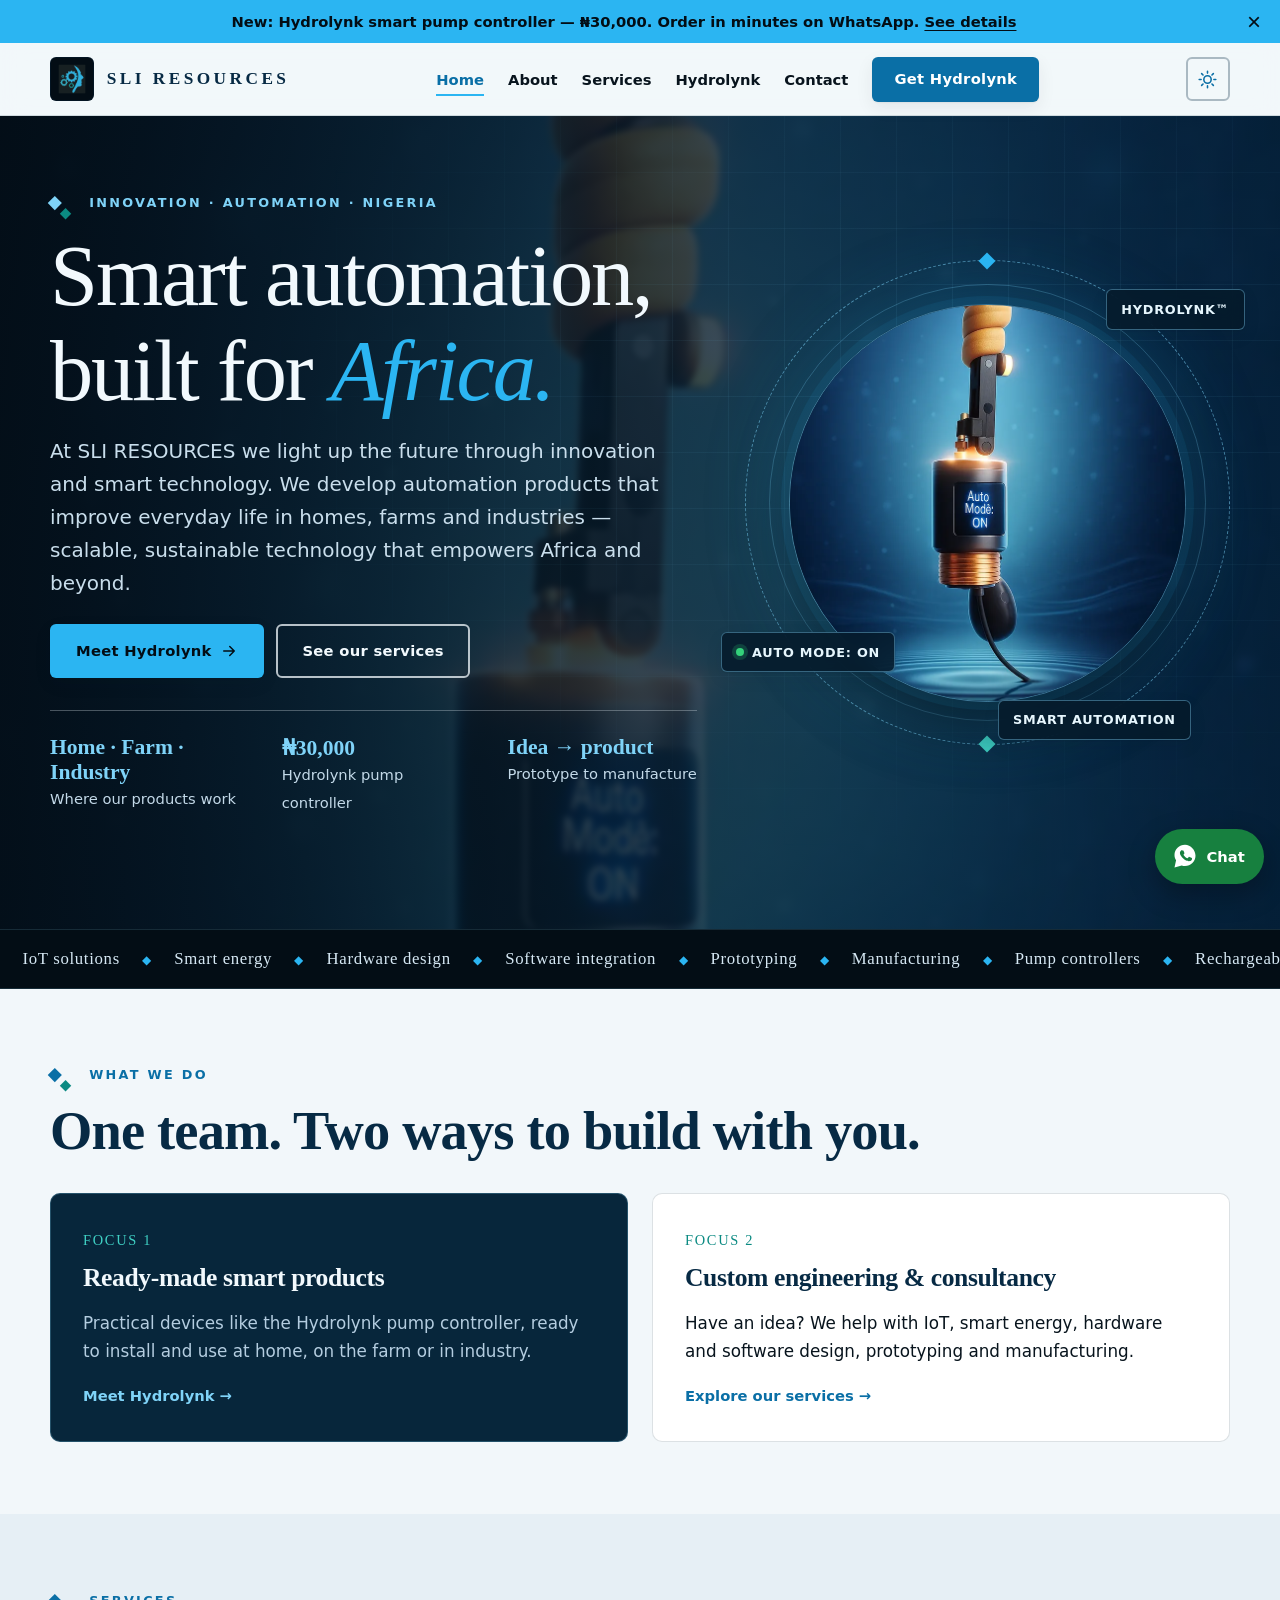
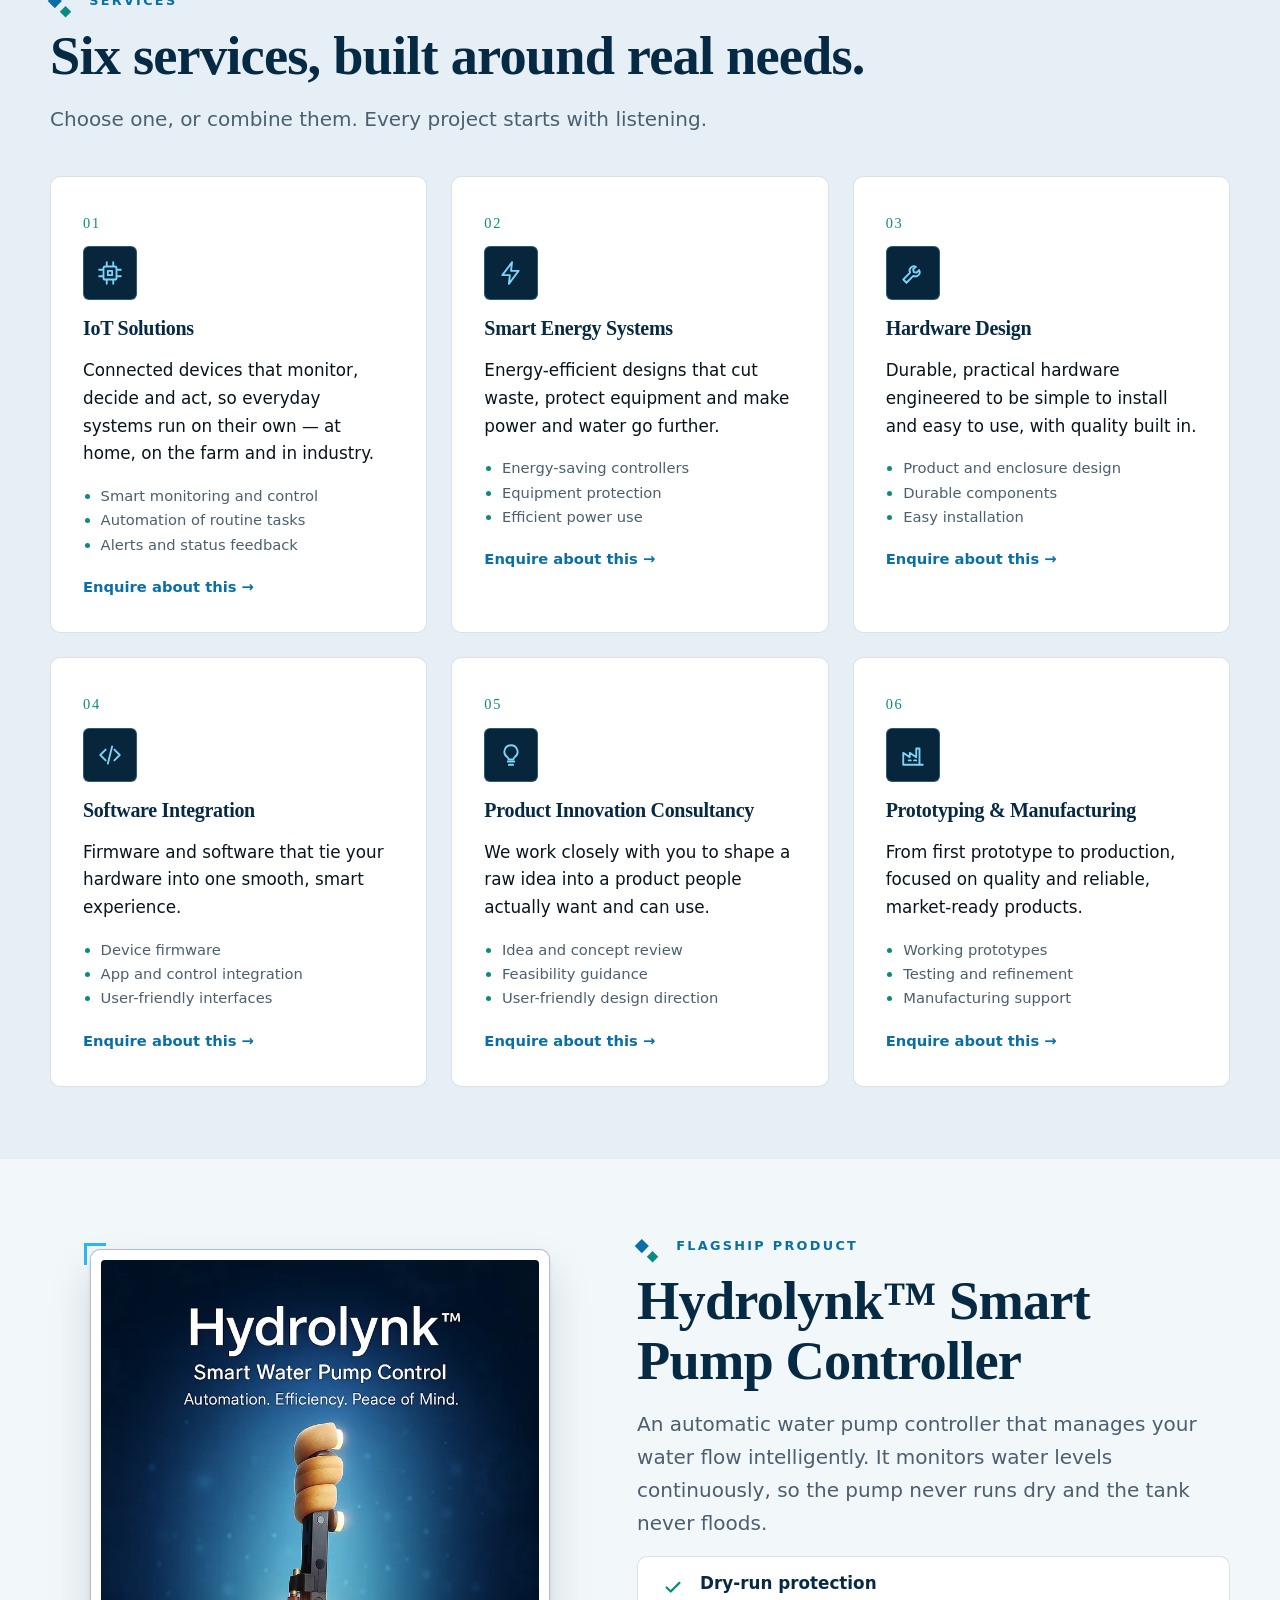
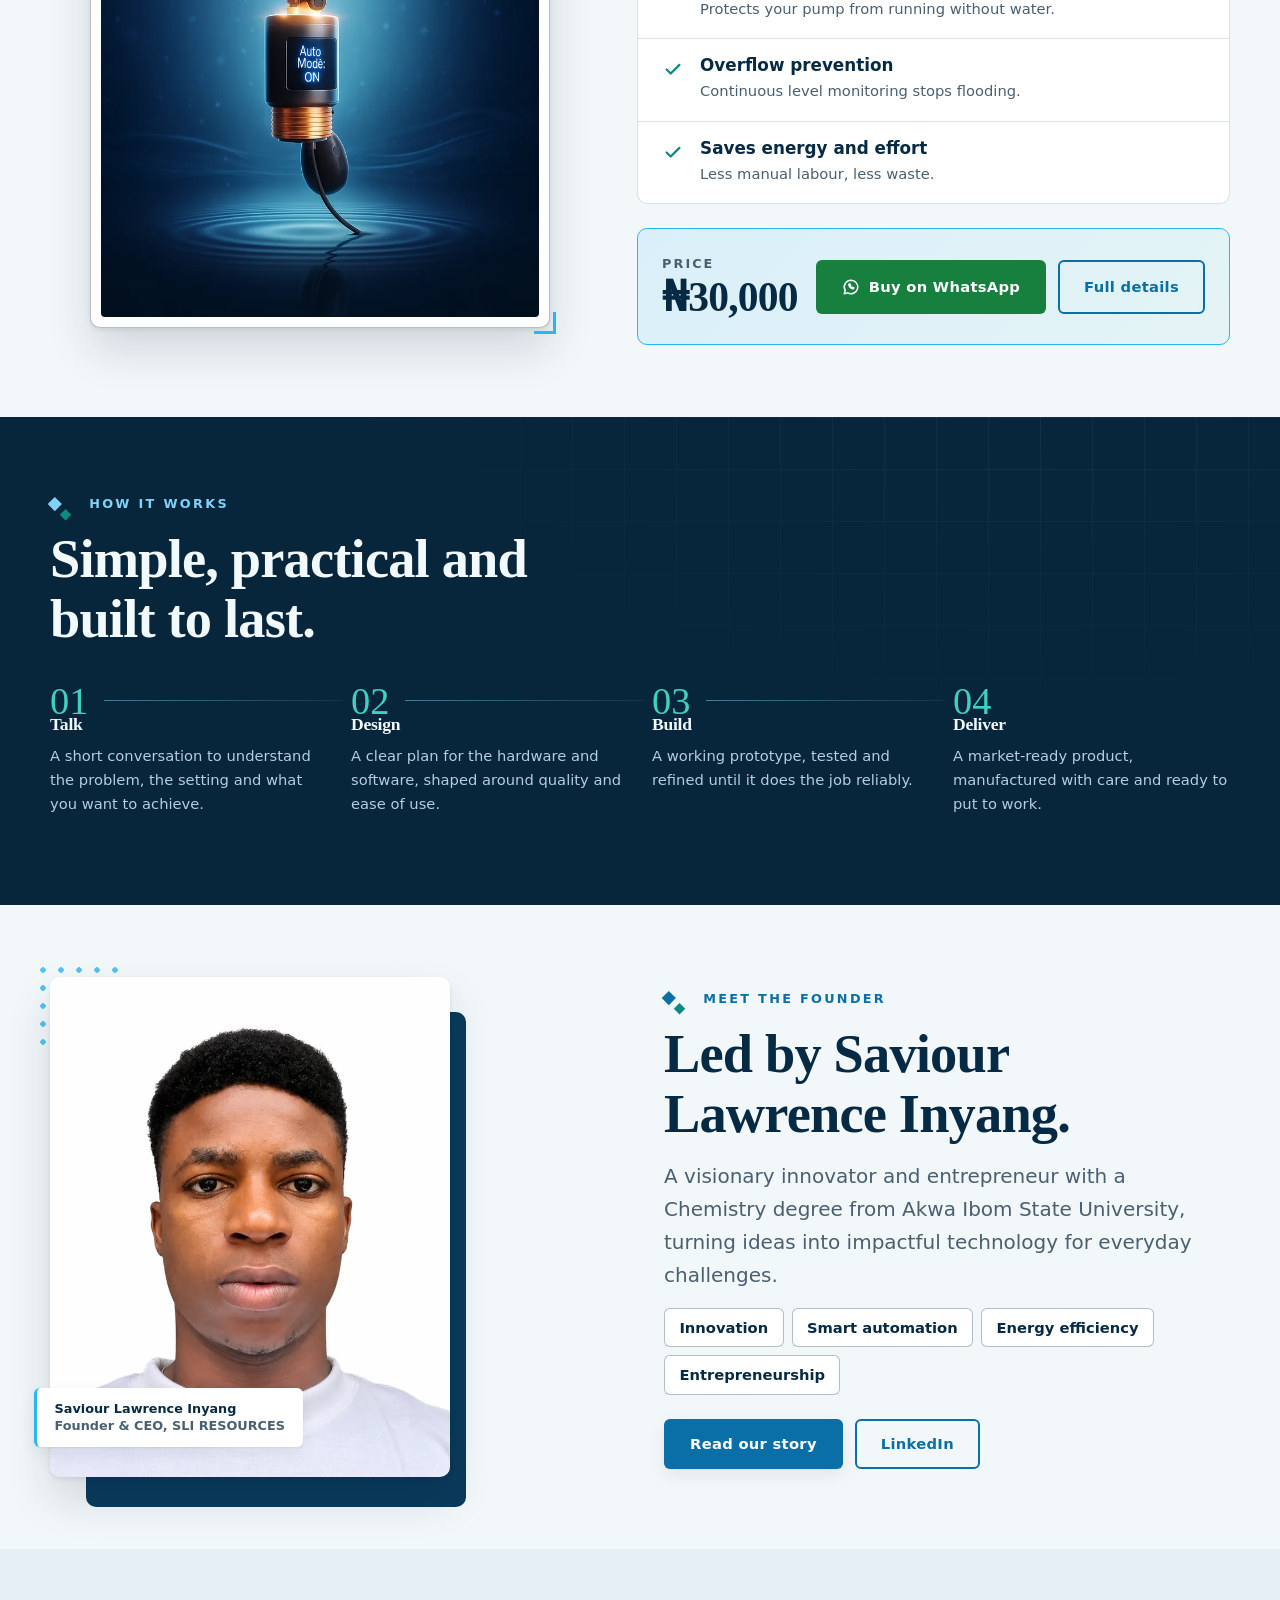
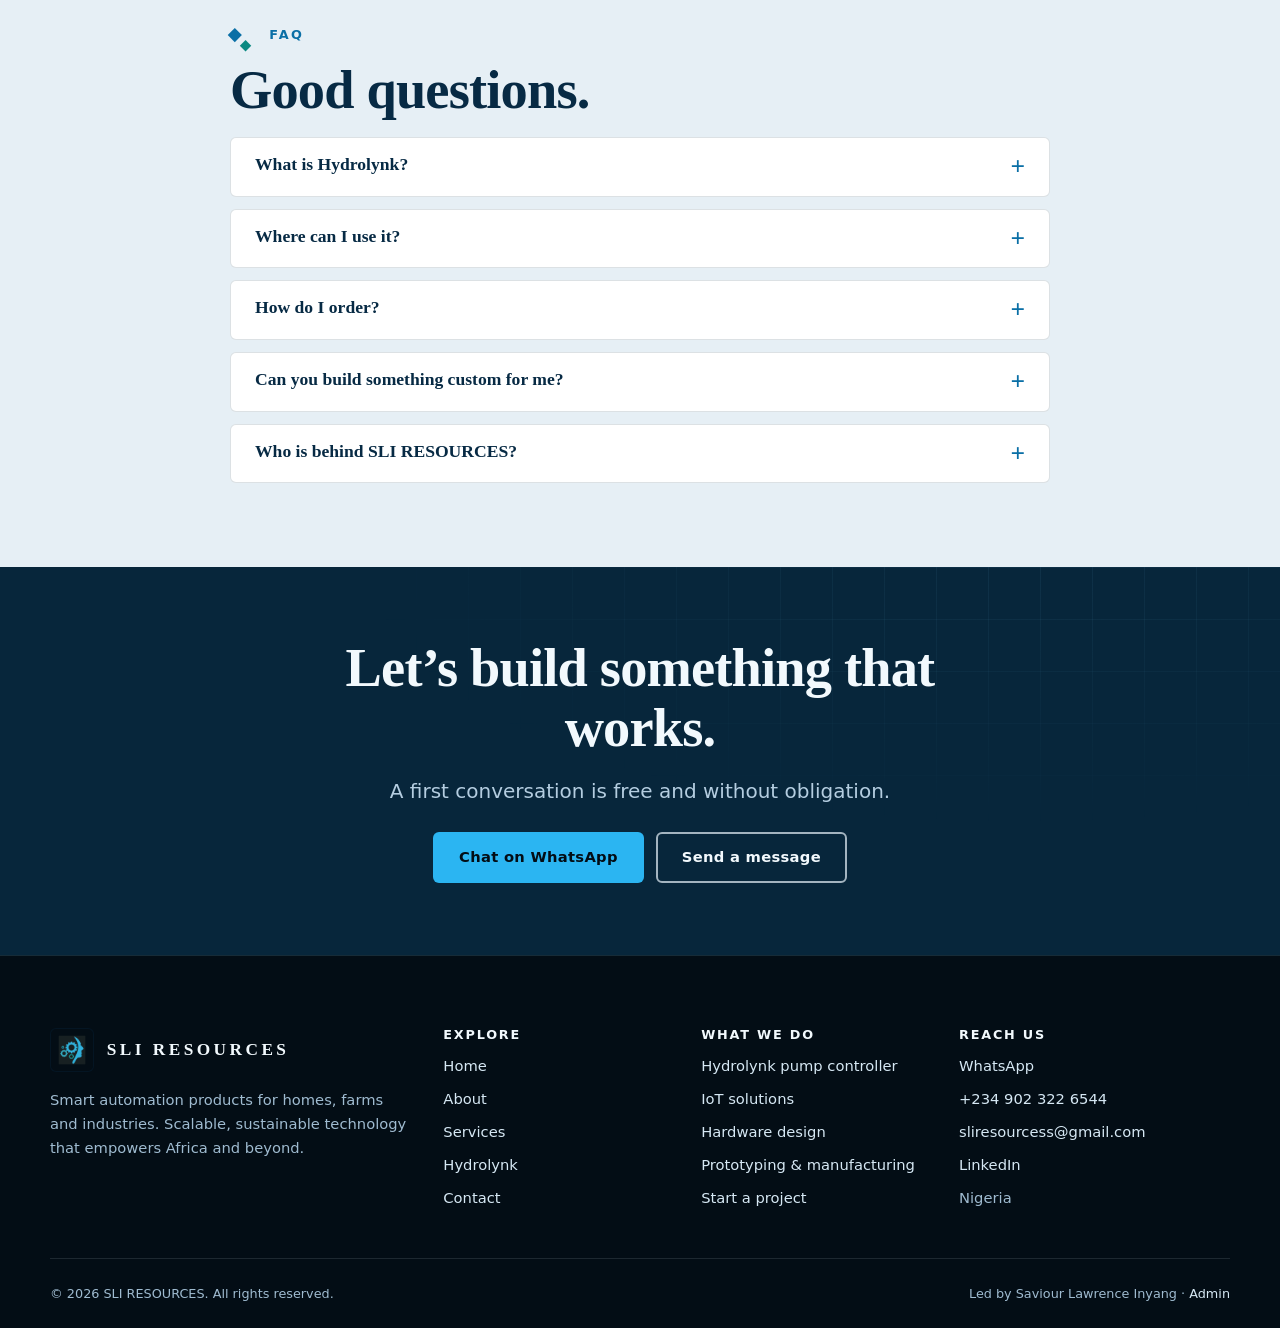
<file: index.html>
<!doctype html>
<html lang="en">
<head>
<meta charset="utf-8">
<meta name="viewport" content="width=device-width, initial-scale=1, viewport-fit=cover">
<title>SLI RESOURCES — Smart automation, built for Africa</title>
<meta name="description" content="SLI RESOURCES builds smart automation products for homes, farms and industries. Home of Hydrolynk, the automatic water pump controller. Based in Nigeria.">
<meta http-equiv="Content-Security-Policy" content="default-src 'self'; script-src 'self'; style-src 'self' 'unsafe-inline' https://fonts.googleapis.com; font-src https://fonts.gstatic.com; img-src 'self' data:; connect-src 'self'; form-action 'self'; base-uri 'self'; object-src 'none'">
<meta name="referrer" content="strict-origin-when-cross-origin">
<meta name="theme-color" content="#f2f7fa">
<link rel="canonical" href="https://rexphenom.github.io/Sli_Resources/">
<meta property="og:type" content="website"><meta property="og:site_name" content="SLI RESOURCES">
<meta property="og:title" content="SLI RESOURCES — Smart automation, built for Africa"><meta property="og:description" content="SLI RESOURCES builds smart automation products for homes, farms and industries. Home of Hydrolynk, the automatic water pump controller. Based in Nigeria.">
<meta property="og:url" content="https://rexphenom.github.io/Sli_Resources/"><meta property="og:image" content="https://rexphenom.github.io/Sli_Resources/assets/og.jpg">
<meta name="twitter:card" content="summary_large_image">
<script src="js/theme.js"></script>
<link rel="icon" href="assets/favicon.png">
<link rel="apple-touch-icon" href="assets/apple-touch-icon.png">
<link rel="preconnect" href="https://fonts.googleapis.com"><link rel="preconnect" href="https://fonts.gstatic.com" crossorigin>
<link href="https://fonts.googleapis.com/css2?family=Fraunces:ital,opsz,wght@0,9..144,400;0,9..144,500;0,9..144,600;1,9..144,400&family=Manrope:wght@400;500;600;700;800&display=swap" rel="stylesheet">
<link rel="stylesheet" href="css/styles.css">
<link rel="preload" as="image" href="assets/hydrolynk.webp" type="image/webp">
<script type="application/ld+json">{"@context":"https://schema.org","@type":"Organization","name":"SLI RESOURCES","url":"https://rexphenom.github.io/Sli_Resources/","logo":"https://rexphenom.github.io/Sli_Resources/assets/apple-touch-icon.png","email":"sliresourcess@gmail.com","telephone":"+2349023226544","founder":{"@type":"Person","name":"Saviour Lawrence Inyang"},"description":"Smart automation products for homes, farms and industries."}</script>
</head>
<body data-page="home">
<script src="js/config.js"></script>
<script src="js/layout.js"></script>
<main id="main">

<section class="hero hero--photo"><div class="hero-grid-bg" aria-hidden="true"></div><div class="container hero-grid"><div>
<span class="eyebrow">Innovation · Automation · Nigeria</span>
<h1>Smart automation, built for <em>Africa.</em></h1>
<p class="lead">At SLI RESOURCES we light up the future through innovation and smart technology. We develop automation products that improve everyday life in homes, farms and industries — scalable, sustainable technology that empowers Africa and beyond.</p>
<div class="btn-row"><a class="btn btn--primary" href="hydrolynk.html">Meet Hydrolynk <svg viewBox="0 0 24 24"><path d="M5 12h14M13 6l6 6-6 6"/></svg></a><a class="btn btn--ghost" href="services.html">See our services</a></div>
<div class="hero-stats"><div><strong>Home · Farm · Industry</strong><span>Where our products work</span></div><div><strong data-sli="price">₦30,000</strong><span>Hydrolynk pump controller</span></div><div><strong>Idea → product</strong><span>Prototype to manufacture</span></div></div>
</div>
<div class="hero-art" aria-hidden="true"><div class="ring"></div><div class="ring2"></div><div class="disc"><img src="assets/hydrolynk.webp" alt="" width="896" height="1029" fetchpriority="high"></div><span class="chip c1">Hydrolynk™</span><span class="chip c2"><span class="dot"></span>Auto mode: on</span><span class="chip c3">Smart automation</span></div></div></section>

<div class="marquee" aria-hidden="true"><div><span>IoT solutions</span><i>◆</i><span>Smart energy</span><i>◆</i><span>Hardware design</span><i>◆</i><span>Software integration</span><i>◆</i><span>Prototyping</span><i>◆</i><span>Manufacturing</span><i>◆</i><span>Pump controllers</span><i>◆</i><span>Rechargeable whiteboards</span><i>◆</i><span>IR blasters</span><i>◆</i><span>IoT solutions</span><i>◆</i><span>Smart energy</span><i>◆</i><span>Hardware design</span><i>◆</i><span>Software integration</span><i>◆</i><span>Prototyping</span><i>◆</i><span>Manufacturing</span><i>◆</i><span>Pump controllers</span><i>◆</i><span>Rechargeable whiteboards</span><i>◆</i><span>IR blasters</span><i>◆</i></div></div>

<section class="section"><div class="container"><div class="reveal"><span class="eyebrow">What we do</span><h2>One team. Two ways to build with you.</h2></div>
<div class="grid grid-2" style="margin-top:2rem">
<article class="card card--navy reveal"><span class="num">FOCUS 1</span><h3 style="margin-top:.5rem;font-size:1.6rem">Ready-made smart products</h3><p>Practical devices like the Hydrolynk pump controller, ready to install and use at home, on the farm or in industry.</p><a class="more" href="hydrolynk.html">Meet Hydrolynk</a></article>
<article class="card reveal" style="--d:.08s"><span class="num">FOCUS 2</span><h3 style="margin-top:.5rem;font-size:1.6rem">Custom engineering &amp; consultancy</h3><p>Have an idea? We help with IoT, smart energy, hardware and software design, prototyping and manufacturing.</p><a class="more" href="services.html">Explore our services</a></article>
</div></div></section>

<section class="section section--alt" id="services"><div class="container"><div class="reveal"><span class="eyebrow">Services</span><h2>Six services, built around real needs.</h2><p class="lead">Choose one, or combine them. Every project starts with listening.</p></div>
<div class="grid grid-3" style="margin-top:2.5rem">
<article class="card reveal" id="s1"><span class="num">01</span><div class="icon" style="margin-top:.6rem"><svg viewBox="0 0 24 24"><rect x="6" y="6" width="12" height="12" rx="1.5"/><rect x="10" y="10" width="4" height="4"/><path d="M9 2v3M15 2v3M9 19v3M15 19v3M2 9h3M2 15h3M19 9h3M19 15h3"/></svg></div><h3>IoT Solutions</h3><p>Connected devices that monitor, decide and act, so everyday systems run on their own — at home, on the farm and in industry.</p><ul><li>Smart monitoring and control</li><li>Automation of routine tasks</li><li>Alerts and status feedback</li></ul><a class="more" href="contact.html?topic=IoT%20or%20smart%20energy%20system#book">Enquire about this</a></article><article class="card reveal" id="s2" style="--d:0.06s"><span class="num">02</span><div class="icon" style="margin-top:.6rem"><svg viewBox="0 0 24 24"><path d="M13 2 4 14h7l-1 8 9-12h-7z"/></svg></div><h3>Smart Energy Systems</h3><p>Energy-efficient designs that cut waste, protect equipment and make power and water go further.</p><ul><li>Energy-saving controllers</li><li>Equipment protection</li><li>Efficient power use</li></ul><a class="more" href="contact.html?topic=IoT%20or%20smart%20energy%20system#book">Enquire about this</a></article><article class="card reveal" id="s3" style="--d:0.12s"><span class="num">03</span><div class="icon" style="margin-top:.6rem"><svg viewBox="0 0 24 24"><path d="M14.7 6.3a4 4 0 0 0-5.4 5.4L3 18l3 3 6.3-6.3a4 4 0 0 0 5.4-5.4l-2.4 2.4-2.6-.6-.6-2.6z"/></svg></div><h3>Hardware Design</h3><p>Durable, practical hardware engineered to be simple to install and easy to use, with quality built in.</p><ul><li>Product and enclosure design</li><li>Durable components</li><li>Easy installation</li></ul><a class="more" href="contact.html?topic=Hardware%20or%20software%20design#book">Enquire about this</a></article><article class="card reveal" id="s4"><span class="num">04</span><div class="icon" style="margin-top:.6rem"><svg viewBox="0 0 24 24"><path d="m8 7-5 5 5 5M16 7l5 5-5 5M14 4l-4 16"/></svg></div><h3>Software Integration</h3><p>Firmware and software that tie your hardware into one smooth, smart experience.</p><ul><li>Device firmware</li><li>App and control integration</li><li>User-friendly interfaces</li></ul><a class="more" href="contact.html?topic=Hardware%20or%20software%20design#book">Enquire about this</a></article><article class="card reveal" id="s5" style="--d:0.06s"><span class="num">05</span><div class="icon" style="margin-top:.6rem"><svg viewBox="0 0 24 24"><path d="M9 18h6M10 21h4M12 3a6 6 0 0 0-3.5 10.9c.8.6 1.2 1.4 1.2 2.1h4.6c0-.7.4-1.5 1.2-2.1A6 6 0 0 0 12 3z"/></svg></div><h3>Product Innovation Consultancy</h3><p>We work closely with you to shape a raw idea into a product people actually want and can use.</p><ul><li>Idea and concept review</li><li>Feasibility guidance</li><li>User-friendly design direction</li></ul><a class="more" href="contact.html?topic=Product%20consultancy#book">Enquire about this</a></article><article class="card reveal" id="s6" style="--d:0.12s"><span class="num">06</span><div class="icon" style="margin-top:.6rem"><svg viewBox="0 0 24 24"><path d="M3 21V10l6 4v-4l6 4V6h3v15zM3 21h18M8 17h2M13 17h2"/></svg></div><h3>Prototyping & Manufacturing</h3><p>From first prototype to production, focused on quality and reliable, market-ready products.</p><ul><li>Working prototypes</li><li>Testing and refinement</li><li>Manufacturing support</li></ul><a class="more" href="contact.html?topic=Prototyping%20%26%20manufacturing#book">Enquire about this</a></article>
</div></div></section>

<section class="section" id="hydrolynk"><div class="container split" style="align-items:center;gap:var(--s7)">
<div class="product-visual reveal"><div class="frame"><img src="assets/hydrolynk-poster.webp" alt="Hydrolynk poster: Smart Water Pump Control. Automation. Efficiency. Peace of Mind." width="768" height="1152" loading="lazy"></div></div>
<div class="reveal"><span class="eyebrow">Flagship product</span><h2>Hydrolynk™ Smart Pump Controller</h2>
<p class="lead">An automatic water pump controller that manages your water flow intelligently. It monitors water levels continuously, so the pump never runs dry and the tank never floods.</p>
<ul class="features">
<li><svg viewBox="0 0 24 24"><path d="m5 12.5 4.5 4.5L19 7.5"/></svg><div><b>Dry-run protection</b><span>Protects your pump from running without water.</span></div></li>
<li><svg viewBox="0 0 24 24"><path d="m5 12.5 4.5 4.5L19 7.5"/></svg><div><b>Overflow prevention</b><span>Continuous level monitoring stops flooding.</span></div></li>
<li><svg viewBox="0 0 24 24"><path d="m5 12.5 4.5 4.5L19 7.5"/></svg><div><b>Saves energy and effort</b><span>Less manual labour, less waste.</span></div></li></ul>
<div class="buy"><div class="price"><small>Price</small><strong data-sli="price">₦30,000</strong></div><div class="btn-row" style="margin:0"><a class="btn btn--wa" href="https://wa.me/2349023226544?text=Hello%20SLI%20RESOURCES%2C%20I%20want%20to%20buy%20Hydrolynk." data-wa="Hello SLI RESOURCES, I want to buy Hydrolynk." rel="noopener" target="_blank"><svg viewBox="0 0 24 24"><path d="M12 3a9 9 0 0 0-7.7 13.6L3 21l4.5-1.2A9 9 0 1 0 12 3z"/><path d="M9 8.5c.3 2.6 2.4 5 5.5 6l1.3-1.3-1.9-1-.9.8c-1-.4-1.9-1.300-2.300-2.300l.8-.9-1-1.900z"/></svg> Buy on WhatsApp</a><a class="btn btn--ghost" href="hydrolynk.html">Full details</a></div></div>
</div></div></section>

<section class="section section--navy" id="how"><div class="container"><span class="eyebrow">How it works</span><h2 style="max-width:20ch">Simple, practical and built to last.</h2>
<ol class="steps"><li class="reveal"><h3>Talk</h3><p>A short conversation to understand the problem, the setting and what you want to achieve.</p></li><li class="reveal" style="--d:.06s"><h3>Design</h3><p>A clear plan for the hardware and software, shaped around quality and ease of use.</p></li><li class="reveal" style="--d:.12s"><h3>Build</h3><p>A working prototype, tested and refined until it does the job reliably.</p></li><li class="reveal" style="--d:.18s"><h3>Deliver</h3><p>A market-ready product, manufactured with care and ready to put to work.</p></li></ol></div></section>

<section class="section"><div class="container grid grid-2" style="align-items:center;gap:var(--s7)">
<figure class="portrait reveal" style="margin:0;max-width:400px"><img src="assets/founder.webp" alt="Portrait of Saviour Lawrence Inyang, founder and CEO of SLI RESOURCES" width="720" height="960" loading="lazy"><figcaption>Saviour Lawrence Inyang<span>Founder &amp; CEO, SLI RESOURCES</span></figcaption></figure>
<div class="reveal"><span class="eyebrow">Meet the founder</span><h2>Led by Saviour Lawrence Inyang.</h2>
<p class="lead">A visionary innovator and entrepreneur with a Chemistry degree from Akwa Ibom State University, turning ideas into impactful technology for everyday challenges.</p>
<ul class="chips"><li>Innovation</li><li>Smart automation</li><li>Energy efficiency</li><li>Entrepreneurship</li></ul>
<div class="btn-row"><a class="btn btn--primary" href="about.html">Read our story</a><a class="btn btn--ghost" href="https://www.linkedin.com/in/sliresources" rel="noopener" target="_blank" data-sli="linkedin">LinkedIn</a></div></div></div></section>

<section class="section section--alt"><div class="container" style="max-width:820px"><span class="eyebrow">FAQ</span><h2>Good questions.</h2>
<details class="reveal"><summary>What is Hydrolynk?</summary><p>Hydrolynk is our automatic water pump controller. It watches water levels continuously so your pump doesn't run dry and your tank doesn't overflow.</p></details><details class="reveal"><summary>Where can I use it?</summary><p>At home, on farms and in industrial settings. Anywhere a pump fills a tank and you'd rather not do it by hand.</p></details><details class="reveal"><summary>How do I order?</summary><p>Tap any “Buy on WhatsApp” button and your message is ready to send. Hydrolynk is <span data-sli="price">₦30,000</span>.</p></details><details class="reveal"><summary>Can you build something custom for me?</summary><p>Yes. We help with product innovation, hardware and software design, prototyping and manufacturing, whether it's for personal or industrial use.</p></details><details class="reveal"><summary>Who is behind SLI RESOURCES?</summary><p>SLI RESOURCES is led by founder and CEO Saviour Lawrence Inyang, a Chemistry graduate of Akwa Ibom State University.</p></details></div></section>

<section class="section section--navy cta"><div class="container reveal"><h2>Let’s build something that works.</h2><p class="lead">A first conversation is free and without obligation.</p>
<div class="btn-row"><a class="btn btn--light" href="https://wa.me/2349023226544?text=Hello%20SLI%20RESOURCES%2C%20I%27d%20like%20to%20make%20an%20enquiry." data-wa="Hello SLI RESOURCES, I&#x27;d like to make an enquiry." rel="noopener" target="_blank">Chat on WhatsApp</a><a class="btn btn--outline-light" href="contact.html#book">Send a message</a></div></div></section>

</main>
</body>
</html>
</file>
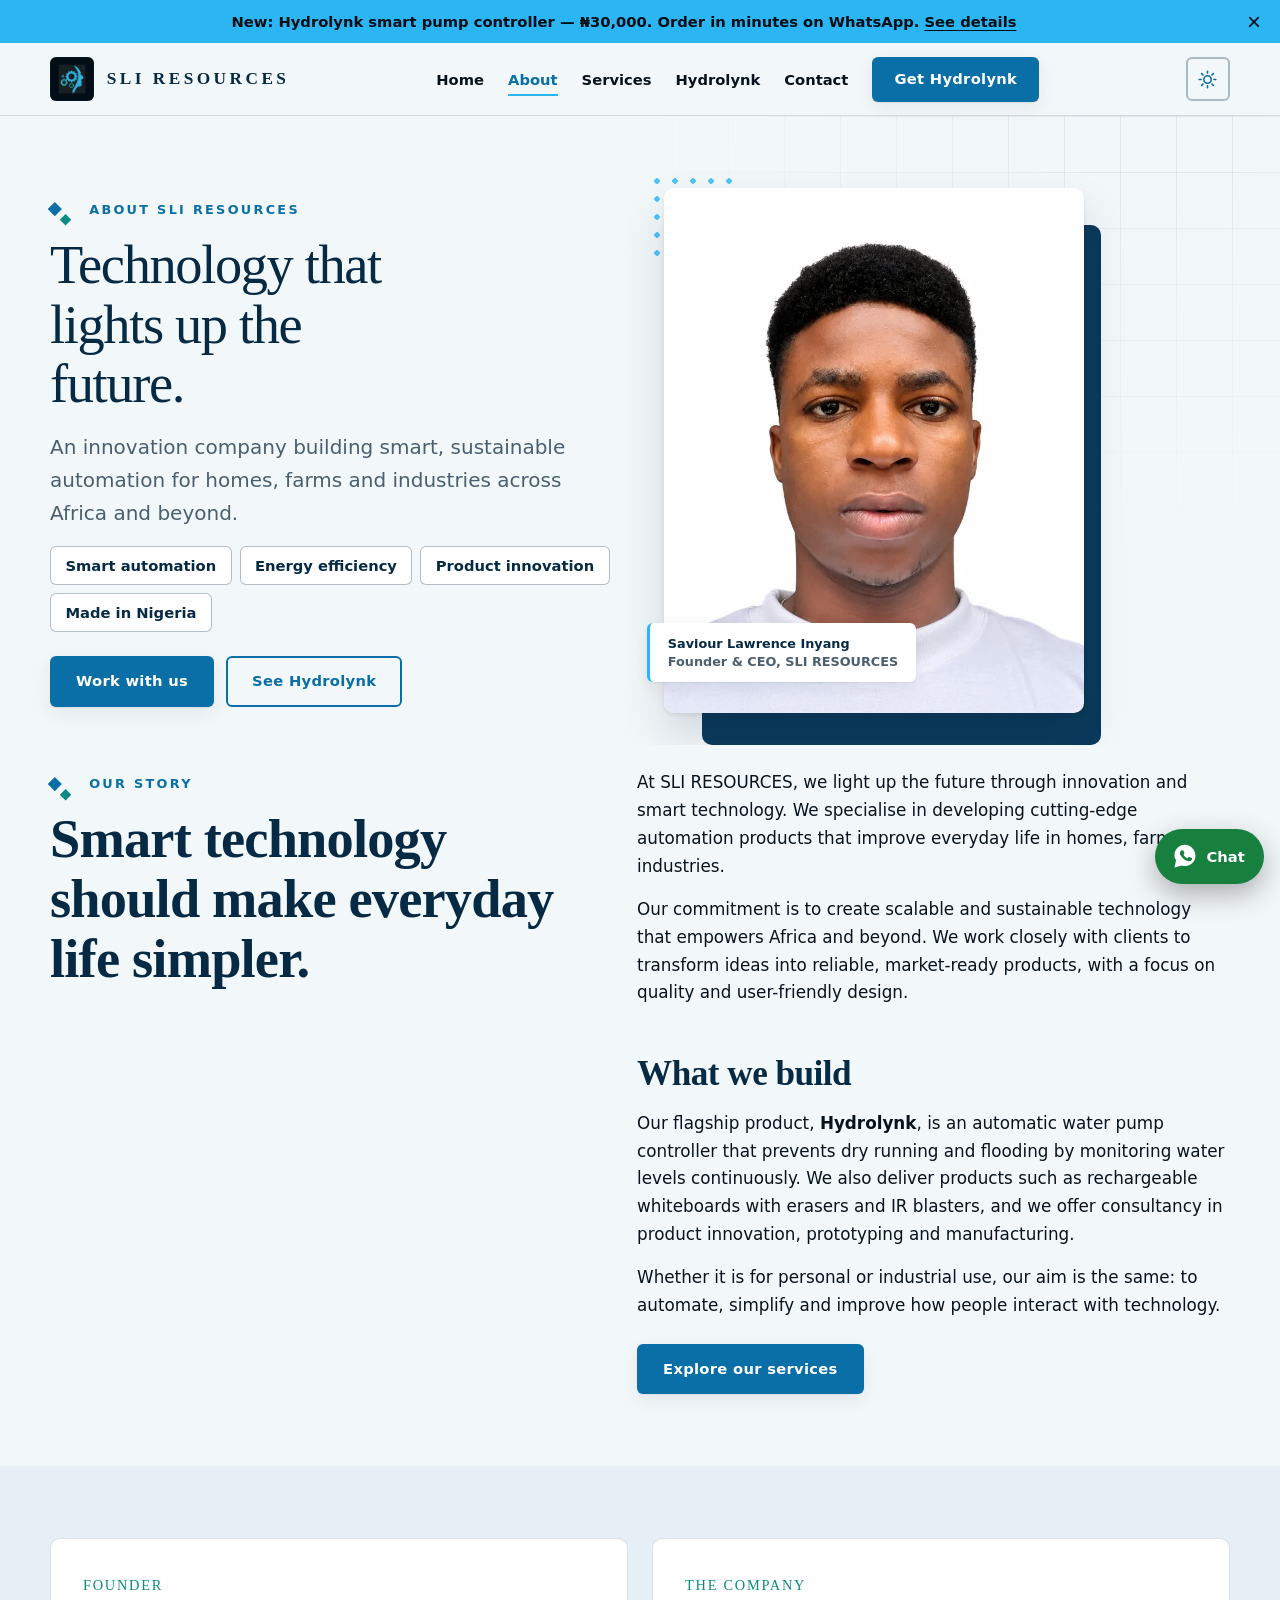
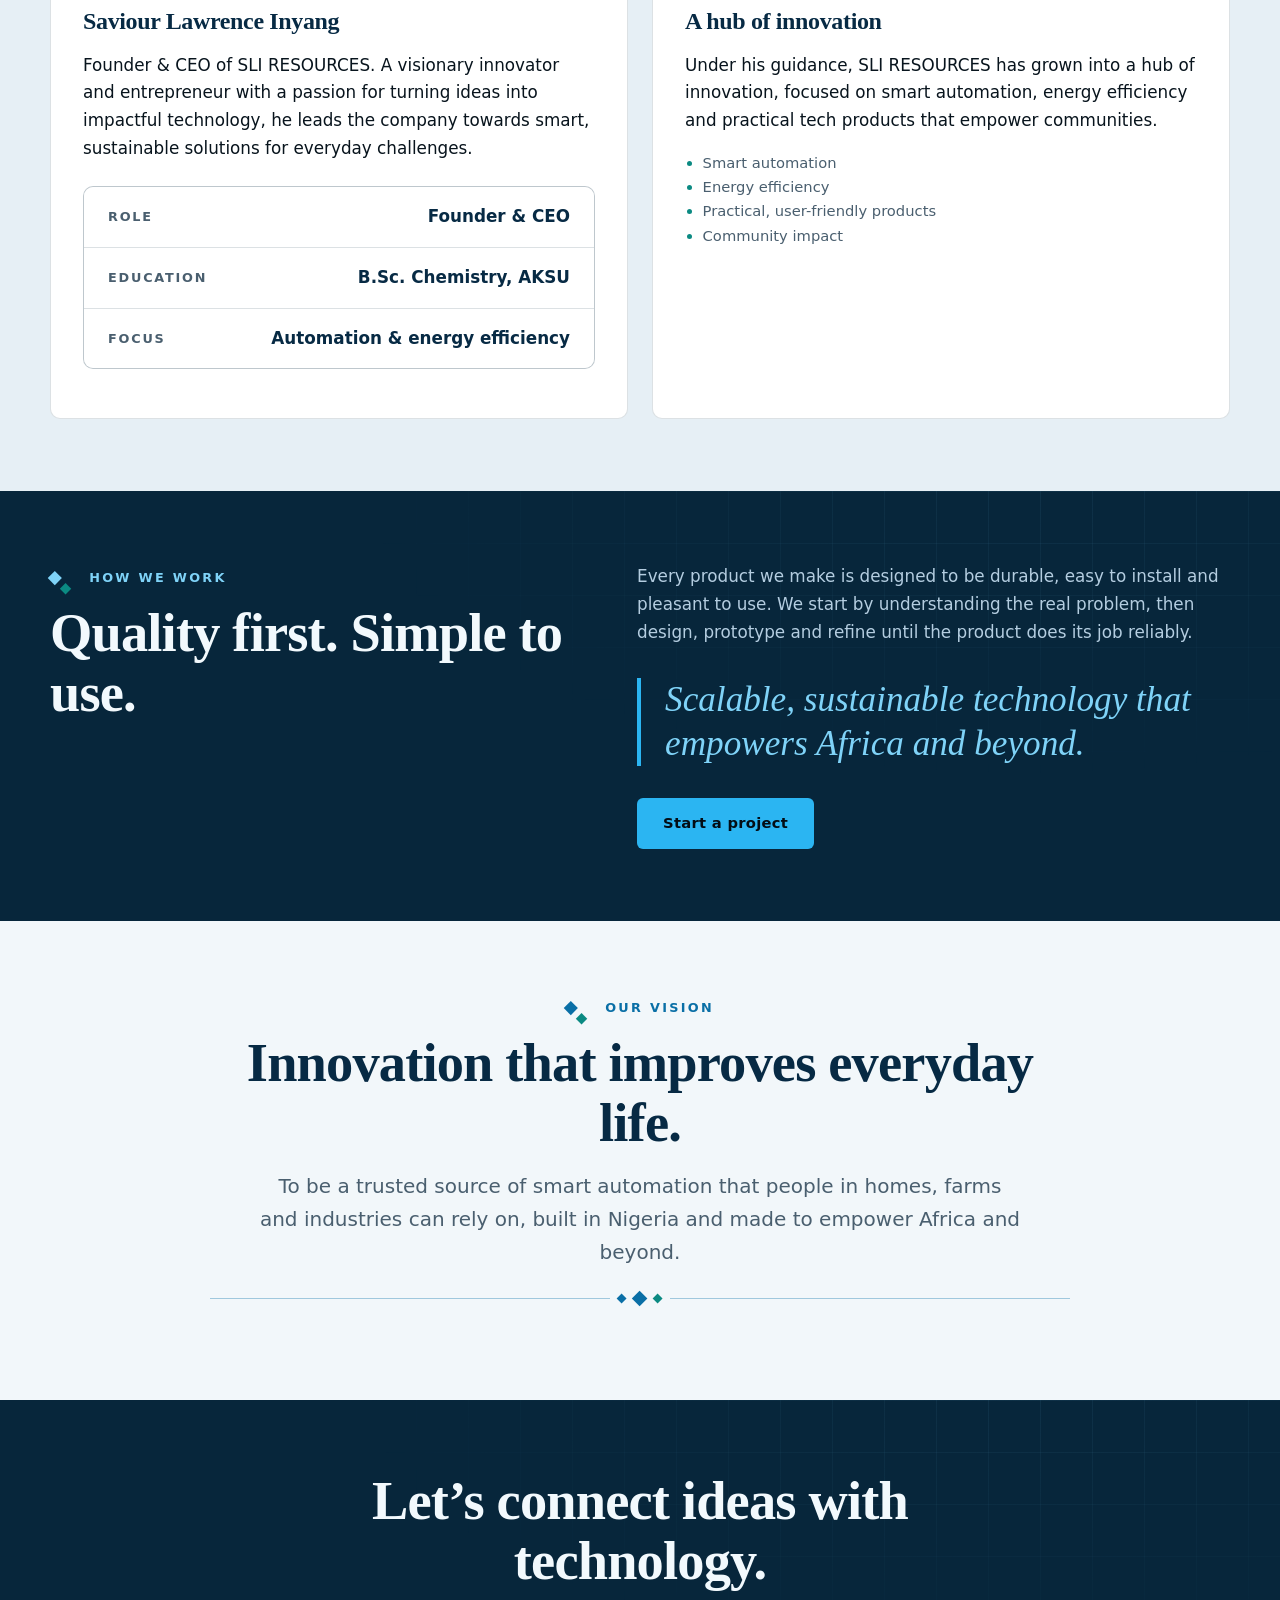
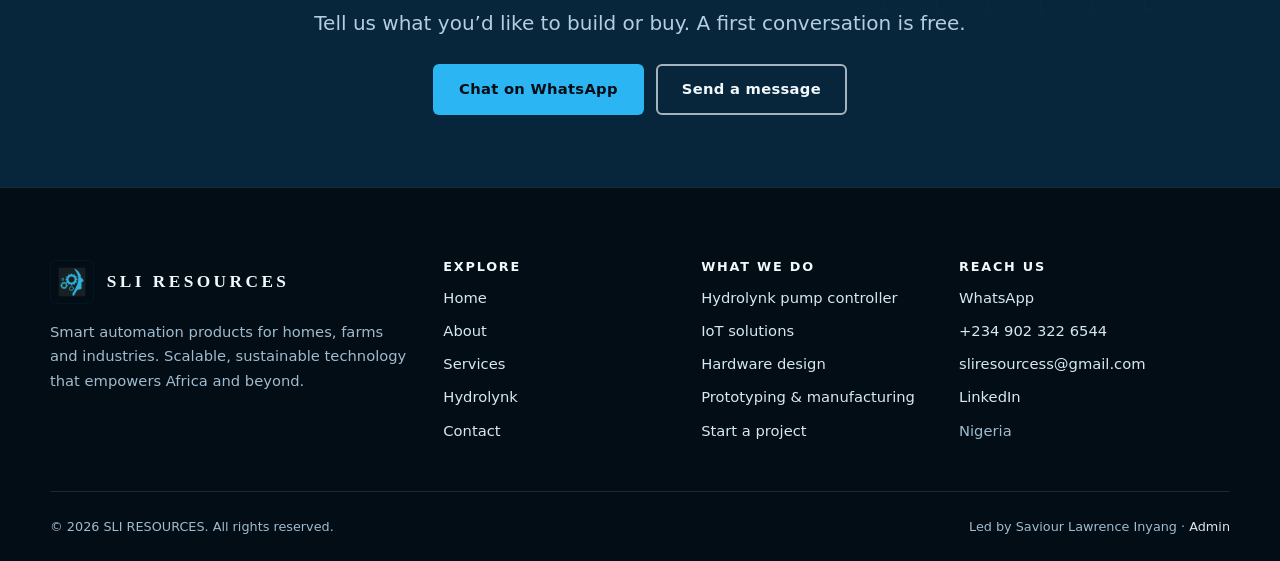
<file: about.html>
<!doctype html>
<html lang="en">
<head>
<meta charset="utf-8">
<meta name="viewport" content="width=device-width, initial-scale=1, viewport-fit=cover">
<title>About — SLI RESOURCES</title>
<meta name="description" content="SLI RESOURCES is a Nigerian innovation company building smart automation products for homes, farms and industries, led by founder Saviour Lawrence Inyang.">
<meta http-equiv="Content-Security-Policy" content="default-src 'self'; script-src 'self'; style-src 'self' 'unsafe-inline' https://fonts.googleapis.com; font-src https://fonts.gstatic.com; img-src 'self' data:; connect-src 'self'; form-action 'self'; base-uri 'self'; object-src 'none'">
<meta name="referrer" content="strict-origin-when-cross-origin">
<meta name="theme-color" content="#f2f7fa">
<link rel="canonical" href="https://rexphenom.github.io/Sli_Resources/about.html">
<meta property="og:type" content="website"><meta property="og:site_name" content="SLI RESOURCES">
<meta property="og:title" content="About — SLI RESOURCES"><meta property="og:description" content="SLI RESOURCES is a Nigerian innovation company building smart automation products for homes, farms and industries, led by founder Saviour Lawrence Inyang.">
<meta property="og:url" content="https://rexphenom.github.io/Sli_Resources/about.html"><meta property="og:image" content="https://rexphenom.github.io/Sli_Resources/assets/og.jpg">
<meta name="twitter:card" content="summary_large_image">
<script src="js/theme.js"></script>
<link rel="icon" href="assets/favicon.png">
<link rel="apple-touch-icon" href="assets/apple-touch-icon.png">
<link rel="preconnect" href="https://fonts.googleapis.com"><link rel="preconnect" href="https://fonts.gstatic.com" crossorigin>
<link href="https://fonts.googleapis.com/css2?family=Fraunces:ital,opsz,wght@0,9..144,400;0,9..144,500;0,9..144,600;1,9..144,400&family=Manrope:wght@400;500;600;700;800&display=swap" rel="stylesheet">
<link rel="stylesheet" href="css/styles.css">
</head>
<body data-page="about">
<script src="js/config.js"></script>
<script src="js/layout.js"></script>
<main id="main">

<section class="page-head"><div class="container grid grid-2" style="align-items:center;gap:var(--s7)">
<div class="reveal"><span class="eyebrow">About SLI RESOURCES</span><h1 style="max-width:14ch">Technology that lights up the future.</h1>
<p class="lead" style="margin-bottom:var(--s4)">An innovation company building smart, sustainable automation for homes, farms and industries across Africa and beyond.</p>
<ul class="chips"><li>Smart automation</li><li>Energy efficiency</li><li>Product innovation</li><li>Made in Nigeria</li></ul>
<div class="btn-row"><a class="btn btn--primary" href="contact.html#book">Work with us</a><a class="btn btn--ghost" href="hydrolynk.html">See Hydrolynk</a></div></div>
<figure class="portrait reveal" style="margin:0"><img src="assets/founder.webp" alt="Portrait of Saviour Lawrence Inyang, founder and CEO of SLI RESOURCES" width="720" height="960" fetchpriority="high"><figcaption>Saviour Lawrence Inyang<span>Founder &amp; CEO, SLI RESOURCES</span></figcaption></figure>
</div></section>

<section class="section" style="padding-top:var(--s5)"><div class="container split">
<div class="sticky reveal"><span class="eyebrow">Our story</span><h2>Smart technology should make everyday life simpler.</h2></div>
<div class="prose reveal">
<p>At SLI RESOURCES, we light up the future through innovation and smart technology. We specialise in developing cutting-edge automation products that improve everyday life in homes, farms and industries.</p>
<p>Our commitment is to create scalable and sustainable technology that empowers Africa and beyond. We work closely with clients to transform ideas into reliable, market-ready products, with a focus on quality and user-friendly design.</p>
<h2>What we build</h2>
<p>Our flagship product, <strong>Hydrolynk</strong>, is an automatic water pump controller that prevents dry running and flooding by monitoring water levels continuously. We also deliver products such as rechargeable whiteboards with erasers and IR blasters, and we offer consultancy in product innovation, prototyping and manufacturing.</p>
<p>Whether it is for personal or industrial use, our aim is the same: to automate, simplify and improve how people interact with technology.</p>
<div class="btn-row"><a class="btn btn--primary" href="services.html">Explore our services</a></div>
</div></div></section>

<section class="section section--alt"><div class="container grid grid-2" style="align-items:stretch">
<div class="card reveal"><span class="num">FOUNDER</span><h3 style="margin-top:.4rem;font-size:1.5rem">Saviour Lawrence Inyang</h3><p>Founder &amp; CEO of SLI RESOURCES. A visionary innovator and entrepreneur with a passion for turning ideas into impactful technology, he leads the company towards smart, sustainable solutions for everyday challenges.</p>
<dl class="facts"><div><dt>Role</dt><dd>Founder &amp; CEO</dd></div><div><dt>Education</dt><dd>B.Sc. Chemistry, AKSU</dd></div><div><dt>Focus</dt><dd>Automation &amp; energy efficiency</dd></div></dl></div>
<div class="card reveal" style="--d:.08s"><span class="num">THE COMPANY</span><h3 style="margin-top:.4rem;font-size:1.5rem">A hub of innovation</h3><p>Under his guidance, SLI RESOURCES has grown into a hub of innovation, focused on smart automation, energy efficiency and practical tech products that empower communities.</p>
<ul><li>Smart automation</li><li>Energy efficiency</li><li>Practical, user-friendly products</li><li>Community impact</li></ul></div>
</div></section>

<section class="section section--navy"><div class="container split">
<div class="reveal"><span class="eyebrow">How we work</span><h2>Quality first. Simple to use.</h2></div>
<div class="prose reveal">
<p style="color:#b4cde0">Every product we make is designed to be durable, easy to install and pleasant to use. We start by understanding the real problem, then design, prototype and refine until the product does its job reliably.</p>
<p class="pull">Scalable, sustainable technology that empowers Africa and beyond.</p>
<div class="btn-row"><a class="btn btn--light" href="contact.html#book">Start a project</a></div>
</div></div></section>

<section class="section"><div class="container reveal" style="max-width:860px;text-align:center"><span class="eyebrow">Our vision</span>
<h2>Innovation that improves everyday life.</h2>
<p class="lead" style="margin-inline:auto">To be a trusted source of smart automation that people in homes, farms and industries can rely on, built in Nigeria and made to empower Africa and beyond.</p>
<div class="nodes" aria-hidden="true"><i></i><i></i><i></i></div>
</div></section>

<section class="section section--navy cta"><div class="container reveal"><h2>Let’s connect ideas with technology.</h2><p class="lead">Tell us what you’d like to build or buy. A first conversation is free.</p>
<div class="btn-row"><a class="btn btn--light" href="https://wa.me/2349023226544?text=Hello%20SLI%20RESOURCES%2C%20I%27d%20like%20to%20make%20an%20enquiry." data-wa="Hello SLI RESOURCES, I&#x27;d like to make an enquiry." rel="noopener" target="_blank">Chat on WhatsApp</a><a class="btn btn--outline-light" href="contact.html#book">Send a message</a></div></div></section>

</main>
</body>
</html>
</file>
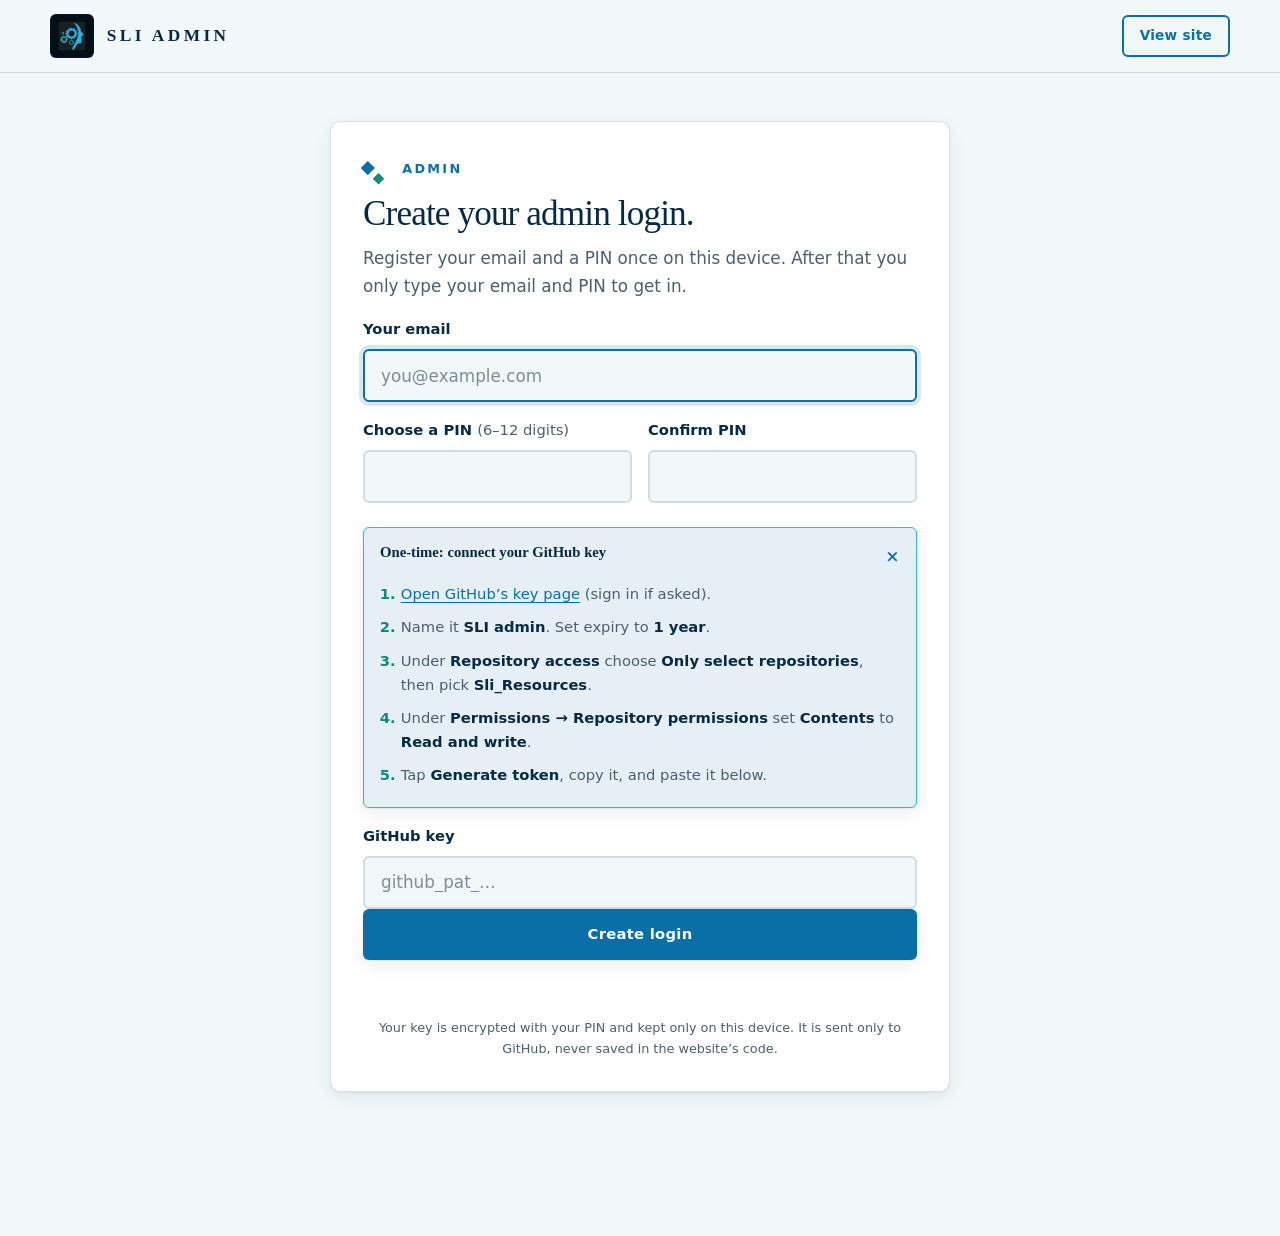
<file: admin.html>
<!doctype html>
<html lang="en">
<head>
<meta charset="utf-8">
<meta name="viewport" content="width=device-width, initial-scale=1, viewport-fit=cover">
<title>Admin — SLI RESOURCES</title>
<meta name="robots" content="noindex, nofollow">
<meta http-equiv="Content-Security-Policy" content="default-src 'self'; script-src 'self'; style-src 'self' 'unsafe-inline' https://fonts.googleapis.com; font-src https://fonts.gstatic.com; img-src 'self' data: blob:; connect-src 'self' https://api.github.com; form-action 'self'; base-uri 'self'; object-src 'none'">
<meta name="referrer" content="no-referrer">
<meta name="theme-color" content="#f2f7fa">
<script src="js/theme.js"></script>
<link rel="icon" href="assets/favicon.png">
<link rel="preconnect" href="https://fonts.googleapis.com"><link rel="preconnect" href="https://fonts.gstatic.com" crossorigin>
<link href="https://fonts.googleapis.com/css2?family=Fraunces:ital,opsz,wght@0,9..144,400;0,9..144,500;0,9..144,600&family=Manrope:wght@400;500;600;700;800&display=swap" rel="stylesheet">
<link rel="stylesheet" href="css/styles.css">
<link rel="stylesheet" href="css/admin.css">
</head>
<body data-page="admin">
<a class="skip" href="#app">Skip to content</a>

<header class="site-header" id="site-header">
  <div class="container nav">
    <a class="brand" href="index.html" aria-label="Back to the website">
      <span class="brand-mark"><img src="assets/mark.png" alt="" width="30" height="30"></span>
      <span class="word">SLI ADMIN</span>
    </a>
    <div class="nav-right" id="nav-right">
      <a class="btn btn--ghost btn--sm" href="index.html" target="_blank" rel="noopener">View site</a>
      <button class="btn btn--ghost btn--sm" id="signout" type="button" hidden>Lock</button>
    </div>
  </div>
</header>

<main id="app" class="container admin">

  <!-- ============ 1a. REGISTER (first time on this device) ============ -->
  <section id="view-register" class="connect" hidden>
    <div class="a-card">
      <span class="eyebrow">Admin</span>
      <h1>Create your admin login.</h1>
      <p class="lead">Register your email and a PIN once on this device. After that you only type your email and PIN to get in.</p>

      <form id="reg-form" autocomplete="off" novalidate>
        <label for="r-email">Your email</label>
        <input class="field" id="r-email" type="email" inputmode="email" autocomplete="email" autocapitalize="off" spellcheck="false" placeholder="you@example.com" required>
        <div class="row">
          <div><label for="r-pin">Choose a PIN <span class="opt">(6–12 digits)</span></label>
            <input class="field pin" id="r-pin" type="password" inputmode="numeric" pattern="[0-9]*" maxlength="12" autocomplete="new-password" required></div>
          <div><label for="r-pin2">Confirm PIN</label>
            <input class="field pin" id="r-pin2" type="password" inputmode="numeric" pattern="[0-9]*" maxlength="12" autocomplete="new-password" required></div>
        </div>

        <div id="r-keywrap">
          <details class="how-box" open>
            <summary>One-time: connect your GitHub key</summary>
            <ol class="how">
              <li><a href="https://github.com/settings/personal-access-tokens/new" target="_blank" rel="noopener">Open GitHub’s key page</a> (sign in if asked).</li>
              <li>Name it <b>SLI admin</b>. Set expiry to <b>1 year</b>.</li>
              <li>Under <b>Repository access</b> choose <b>Only select repositories</b>, then pick <b>Sli_Resources</b>.</li>
              <li>Under <b>Permissions → Repository permissions</b> set <b>Contents</b> to <b>Read and write</b>.</li>
              <li>Tap <b>Generate token</b>, copy it, and paste it below.</li>
            </ol>
          </details>
          <label for="r-token">GitHub key</label>
          <input class="field" id="r-token" type="password" placeholder="github_pat_…" autocomplete="off" autocapitalize="off" spellcheck="false">
        </div>
        <p class="notice" id="r-legacy" hidden>This device already has a GitHub key saved. It will be locked behind your new PIN.</p>

        <button class="btn btn--primary btn--block" type="submit" id="reg-btn">Create login</button>
        <p class="form-status" id="reg-status" role="status" aria-live="polite"></p>
      </form>
      <p class="fine">Your key is encrypted with your PIN and kept only on this device. It is sent only to GitHub, never saved in the website’s code.</p>
    </div>
  </section>

  <!-- ============ 1b. LOGIN ============ -->
  <section id="view-login" class="connect" hidden>
    <div class="a-card">
      <span class="eyebrow">Admin</span>
      <h1>Welcome back.</h1>
      <p class="lead">Enter your email and PIN to manage your site.</p>
      <form id="login-form" autocomplete="off" novalidate>
        <label for="l-email">Email</label>
        <input class="field" id="l-email" type="email" inputmode="email" autocomplete="email" autocapitalize="off" spellcheck="false" required>
        <label for="l-pin">PIN</label>
        <input class="field pin" id="l-pin" type="password" inputmode="numeric" pattern="[0-9]*" maxlength="12" autocomplete="current-password" required>
        <button class="btn btn--primary btn--block" type="submit" id="login-btn">Sign in</button>
        <p class="form-status" id="login-status" role="status" aria-live="polite"></p>
      </form>
      <p class="fine"><button class="linkbtn" id="forgot" type="button">Forgot your PIN?</button></p>
    </div>
  </section>

  <!-- ============ 2. EDITOR ============ -->
  <section id="view-editor" hidden>
    <div class="a-top">
      <div><span class="eyebrow">Admin</span><h1 id="editor-title">Manage your site</h1></div>
      <p class="who" id="who"></p>
    </div>

    <div class="tabs" role="tablist" aria-label="Sections">
      <button role="tab" id="tab-products" aria-controls="panel-products" aria-selected="true" type="button">Products</button>
      <button role="tab" id="tab-site" aria-controls="panel-site" aria-selected="false" type="button" tabindex="-1">Contact info</button>
      <button role="tab" id="tab-announce" aria-controls="panel-announce" aria-selected="false" type="button" tabindex="-1">Announcement</button>
      <button role="tab" id="tab-security" aria-controls="panel-security" aria-selected="false" type="button" tabindex="-1">Security</button>
    </div>

    <!-- Products -->
    <div role="tabpanel" id="panel-products" aria-labelledby="tab-products">
      <div class="panel-head">
        <p>Everything here appears on your <b>Services</b> page. Hydrolynk’s price is also used across the site.</p>
        <button class="btn btn--primary" id="add-product" type="button">+ Add product</button>
      </div>
      <ul class="plist" id="plist"></ul>
    </div>

    <!-- Contact info -->
    <div role="tabpanel" id="panel-site" aria-labelledby="tab-site" hidden>
      <form class="a-card" id="site-form" novalidate>
        <div class="row">
          <div><label for="s-whatsapp">WhatsApp number</label><input class="field" id="s-whatsapp" inputmode="numeric" autocomplete="off" placeholder="2349023226544"><small>Digits only, with country code. No + or spaces.</small></div>
          <div><label for="s-phone">Phone (as shown)</label><input class="field" id="s-phone" inputmode="tel" autocomplete="off" placeholder="+234 902 322 6544"></div>
        </div>
        <div class="row">
          <div><label for="s-newemail">Email</label><input class="field" id="s-email" type="email" inputmode="email" autocomplete="off" placeholder="you@example.com"></div>
          <div><label for="s-linkedin">LinkedIn link</label><input class="field" id="s-linkedin" type="url" inputmode="url" autocomplete="off" placeholder="https://www.linkedin.com/in/…"></div>
        </div>
        <div class="row">
          <div><label for="s-founder">Founder name</label><input class="field" id="s-founder" autocomplete="off"></div>
          <div><label for="s-location">Location</label><input class="field" id="s-location" autocomplete="off" placeholder="Nigeria"></div>
        </div>
      </form>
    </div>

    <!-- Announcement -->
    <div role="tabpanel" id="panel-announce" aria-labelledby="tab-announce" hidden>
      <form class="a-card" id="announce-form" novalidate>
        <label class="switch"><input type="checkbox" id="a-enabled"><span class="track" aria-hidden="true"></span><span>Show the blue announcement bar on every page</span></label>
        <label for="a-text">Message</label>
        <input class="field" id="a-text" maxlength="140" autocomplete="off" placeholder="New: Hydrolynk is back in stock.">
        <div class="row">
          <div><label for="a-linktext">Link text <span class="opt">(optional)</span></label><input class="field" id="a-linktext" maxlength="30" autocomplete="off" placeholder="See details"></div>
          <div><label for="a-linkhref">Link goes to</label>
            <select class="field" id="a-linkhref"><option value="">No link</option><option value="hydrolynk.html">Hydrolynk page</option><option value="services.html">Services page</option><option value="about.html">About page</option><option value="contact.html">Contact page</option></select></div>
        </div>
        <p class="label-like">Preview</p>
        <div class="announce preview" id="a-preview" aria-live="polite"></div>
      </form>
    </div>
    <!-- Security -->
    <div role="tabpanel" id="panel-security" aria-labelledby="tab-security" hidden>
      <form class="a-card" id="sec-form" autocomplete="off" novalidate>
        <h2 class="a-h">Login details</h2>
        <p class="fine left">Signed in as <b id="sec-email"></b></p>
        <label for="s-newemail">Email</label>
        <input class="field" id="s-newemail" type="email" autocomplete="email" autocapitalize="off" spellcheck="false">
        <label for="s-cur">Current PIN <span class="opt">(needed to change anything)</span></label>
        <input class="field pin" id="s-cur" type="password" inputmode="numeric" pattern="[0-9]*" maxlength="12" autocomplete="current-password">
        <label for="s-new">New PIN <span class="opt">(leave empty to keep the same)</span></label>
        <div class="row">
          <input class="field pin" id="s-new" type="password" inputmode="numeric" pattern="[0-9]*" maxlength="12" autocomplete="new-password" aria-label="New PIN">
          <input class="field pin" id="s-new2" type="password" inputmode="numeric" pattern="[0-9]*" maxlength="12" autocomplete="new-password" aria-label="Confirm new PIN" placeholder="Confirm">
        </div>
        <button class="btn btn--primary" type="submit" id="sec-save">Save login details</button>
        <p class="form-status" id="sec-status" role="status" aria-live="polite"></p>
      </form>
      <div class="a-card">
        <h2 class="a-h">This device</h2>
        <p class="fine left">Removes your saved login and GitHub key from this browser. Your website is not affected. You will need to register again.</p>
        <button class="btn btn--ghost" type="button" id="forget">Remove login from this device</button>
      </div>
    </div>
  </section>
</main>

<!-- Save bar -->
<div class="savebar" id="savebar" hidden>
  <div class="container savebar-in">
    <p id="save-msg" aria-live="polite"></p>
    <div class="savebar-btns">
      <button class="btn btn--ghost btn--sm" id="discard" type="button">Discard</button>
      <button class="btn btn--primary" id="publish" type="button">Publish changes</button>
    </div>
  </div>
</div>

<!-- Product editor dialog -->
<dialog id="pdlg" aria-labelledby="pdlg-title"></dialog>

<div class="toast" id="toast" role="status" aria-live="polite"></div>

<script src="js/admin.js"></script>
</body>
</html>
</file>
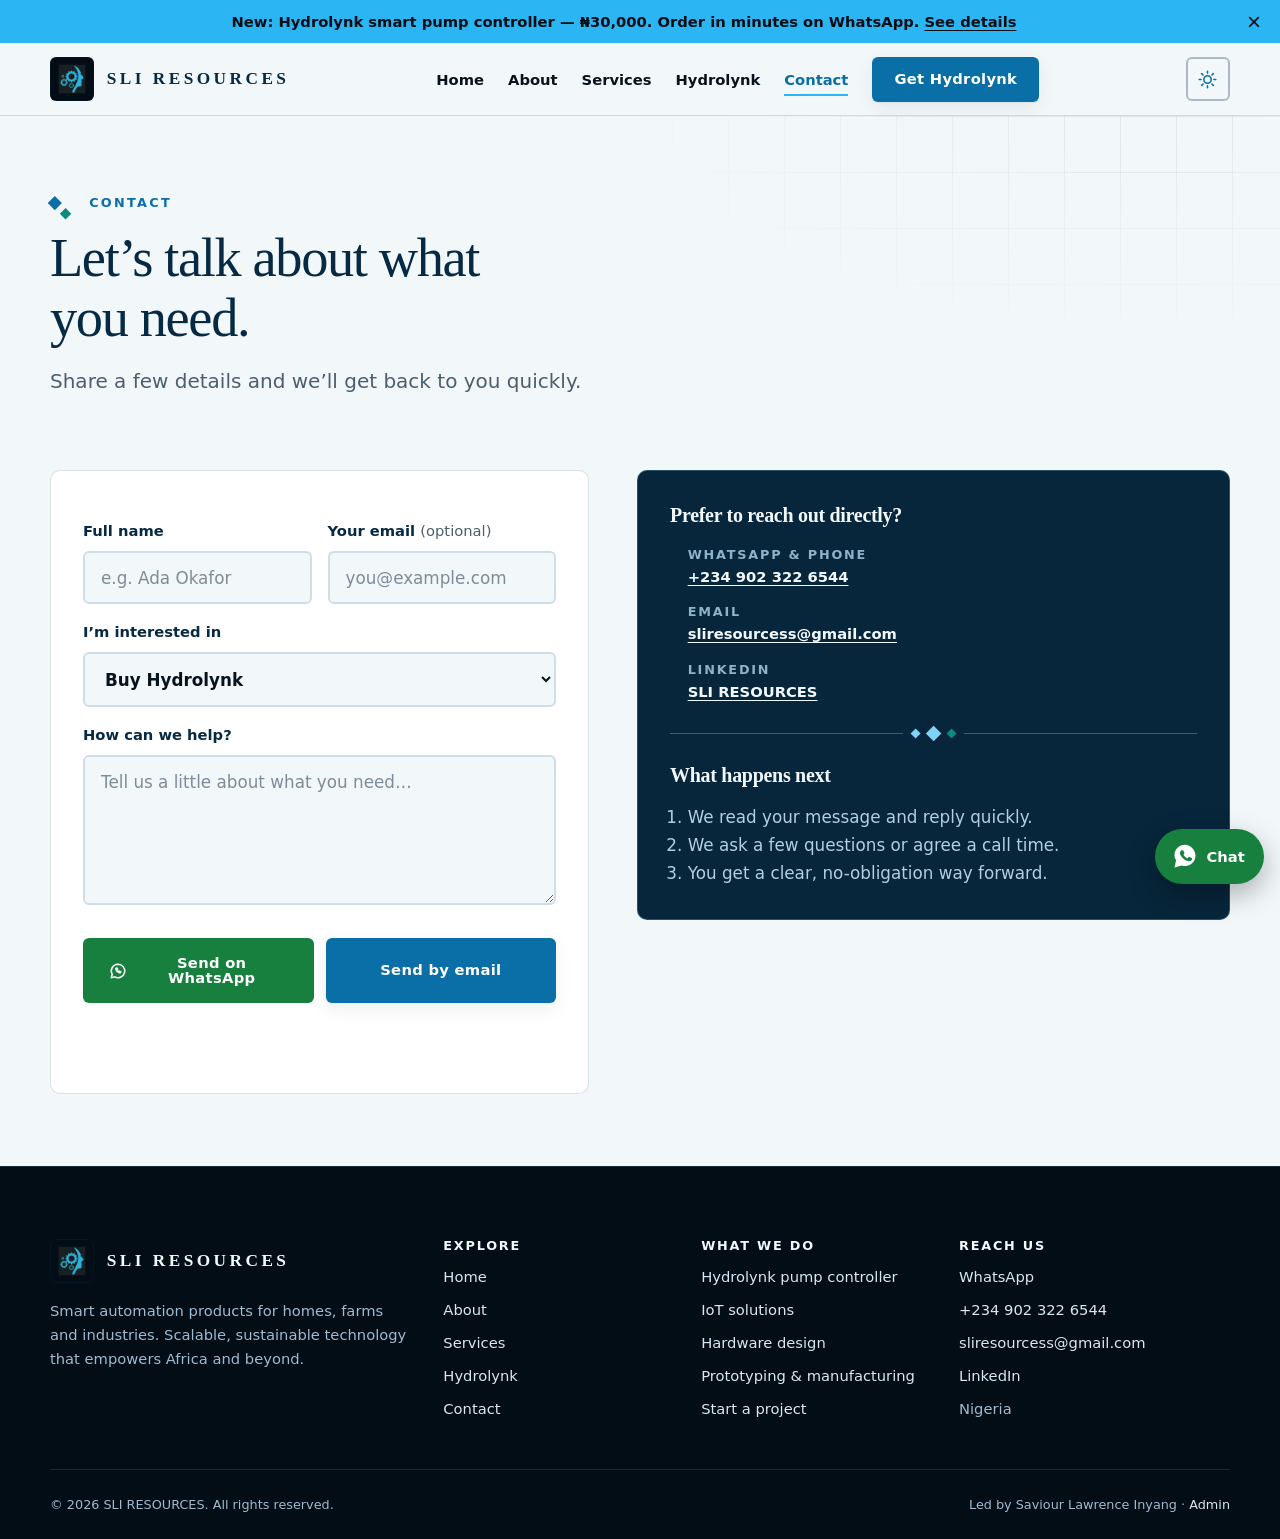
<file: contact.html>
<!doctype html>
<html lang="en">
<head>
<meta charset="utf-8">
<meta name="viewport" content="width=device-width, initial-scale=1, viewport-fit=cover">
<title>Contact — SLI RESOURCES</title>
<meta name="description" content="Buy Hydrolynk, start a custom project or ask a question. Message SLI RESOURCES on WhatsApp, email or phone.">
<meta http-equiv="Content-Security-Policy" content="default-src 'self'; script-src 'self'; style-src 'self' 'unsafe-inline' https://fonts.googleapis.com; font-src https://fonts.gstatic.com; img-src 'self' data:; connect-src 'self'; form-action 'self'; base-uri 'self'; object-src 'none'">
<meta name="referrer" content="strict-origin-when-cross-origin">
<meta name="theme-color" content="#f2f7fa">
<link rel="canonical" href="https://rexphenom.github.io/Sli_Resources/contact.html">
<meta property="og:type" content="website"><meta property="og:site_name" content="SLI RESOURCES">
<meta property="og:title" content="Contact — SLI RESOURCES"><meta property="og:description" content="Buy Hydrolynk, start a custom project or ask a question. Message SLI RESOURCES on WhatsApp, email or phone.">
<meta property="og:url" content="https://rexphenom.github.io/Sli_Resources/contact.html"><meta property="og:image" content="https://rexphenom.github.io/Sli_Resources/assets/og.jpg">
<meta name="twitter:card" content="summary_large_image">
<script src="js/theme.js"></script>
<link rel="icon" href="assets/favicon.png">
<link rel="apple-touch-icon" href="assets/apple-touch-icon.png">
<link rel="preconnect" href="https://fonts.googleapis.com"><link rel="preconnect" href="https://fonts.gstatic.com" crossorigin>
<link href="https://fonts.googleapis.com/css2?family=Fraunces:ital,opsz,wght@0,9..144,400;0,9..144,500;0,9..144,600;1,9..144,400&family=Manrope:wght@400;500;600;700;800&display=swap" rel="stylesheet">
<link rel="stylesheet" href="css/styles.css">
</head>
<body data-page="contact">
<script src="js/config.js"></script>
<script src="js/layout.js"></script>
<main id="main">

<section class="page-head"><div class="container reveal"><span class="eyebrow">Contact</span><h1>Let’s talk about what you need.</h1>
<p class="lead">Share a few details and we’ll get back to you quickly.</p></div></section>
<section class="section" id="book" style="padding-top:var(--s5)"><div class="container split">
<form id="contact-form" class="card reveal" novalidate>
<div class="row"><div><label for="name">Full name</label><input class="field" id="name" name="name" required autocomplete="name" placeholder="e.g. Ada Okafor"></div>
<div><label for="email">Your email <span style="font-weight:500;color:var(--ink-soft)">(optional)</span></label><input class="field" id="email" name="email" type="email" autocomplete="email" inputmode="email" placeholder="you@example.com"></div></div>
<label for="topic">I’m interested in</label><select class="field" id="topic" name="topic"><option>Buy Hydrolynk</option><option>A custom smart product</option><option>IoT or smart energy system</option><option>Hardware or software design</option><option>Prototyping &amp; manufacturing</option><option>Product consultancy</option><option>Something else</option></select>
<label for="message">How can we help?</label><textarea class="field" id="message" name="message" required placeholder="Tell us a little about what you need…"></textarea>
<div class="form-choice"><button class="btn btn--wa" type="submit" data-channel="whatsapp"><svg viewBox="0 0 24 24"><path d="M12 3a9 9 0 0 0-7.7 13.6L3 21l4.5-1.2A9 9 0 1 0 12 3z"/><path d="M9 8.5c.3 2.6 2.4 5 5.5 6l1.3-1.3-1.9-1-.9.8c-1-.4-1.9-1.300-2.300-2.300l.8-.9-1-1.900z"/></svg> Send on WhatsApp</button><button class="btn btn--primary" type="submit" data-channel="email">Send by email</button></div>
<p id="form-status" class="form-status" role="status" aria-live="polite"></p></form>
<aside class="reveal" style="--d:.08s"><div class="card card--navy"><h3>Prefer to reach out directly?</h3>
<ul class="contact-lines"><li><small>WhatsApp &amp; phone</small><a href="https://wa.me/2349023226544?text=Hello%20SLI%20RESOURCES%2C%20I%27d%20like%20to%20make%20an%20enquiry." data-wa="Hello SLI RESOURCES, I&#x27;d like to make an enquiry." rel="noopener" target="_blank" data-sli="phone">+234 902 322 6544</a></li><li><small>Email</small><a href="mailto:sliresourcess@gmail.com" data-sli="email">sliresourcess@gmail.com</a></li><li><small>LinkedIn</small><a href="https://www.linkedin.com/in/sliresources" rel="noopener" target="_blank" data-sli="linkedin">SLI RESOURCES</a></li></ul>
<div class="nodes" aria-hidden="true"><i></i><i></i><i></i></div>
<h3>What happens next</h3><ol style="color:#b4cde0;padding-left:1.1rem;margin:0"><li>We read your message and reply quickly.</li><li>We ask a few questions or agree a call time.</li><li>You get a clear, no-obligation way forward.</li></ol></div></aside>
</div></section>

</main>
<script src="js/contact.js"></script>
</body>
</html>
</file>
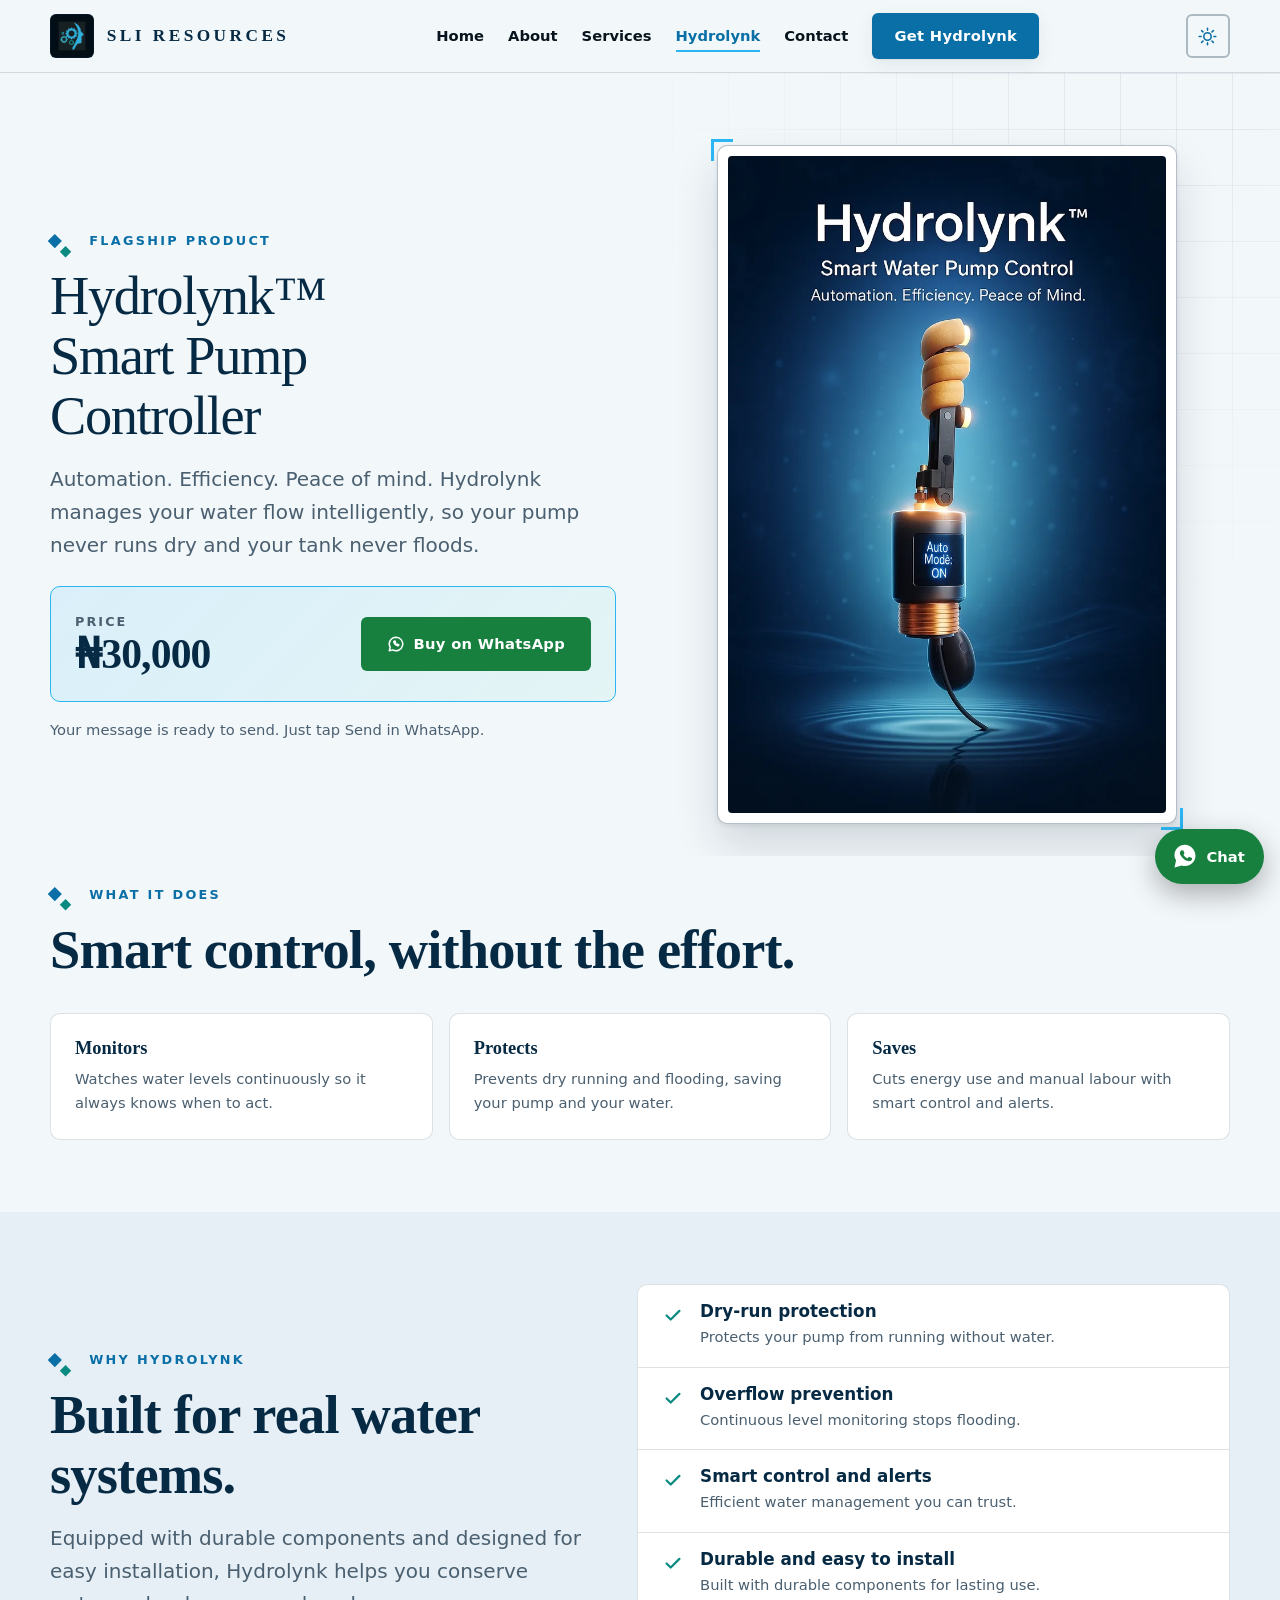
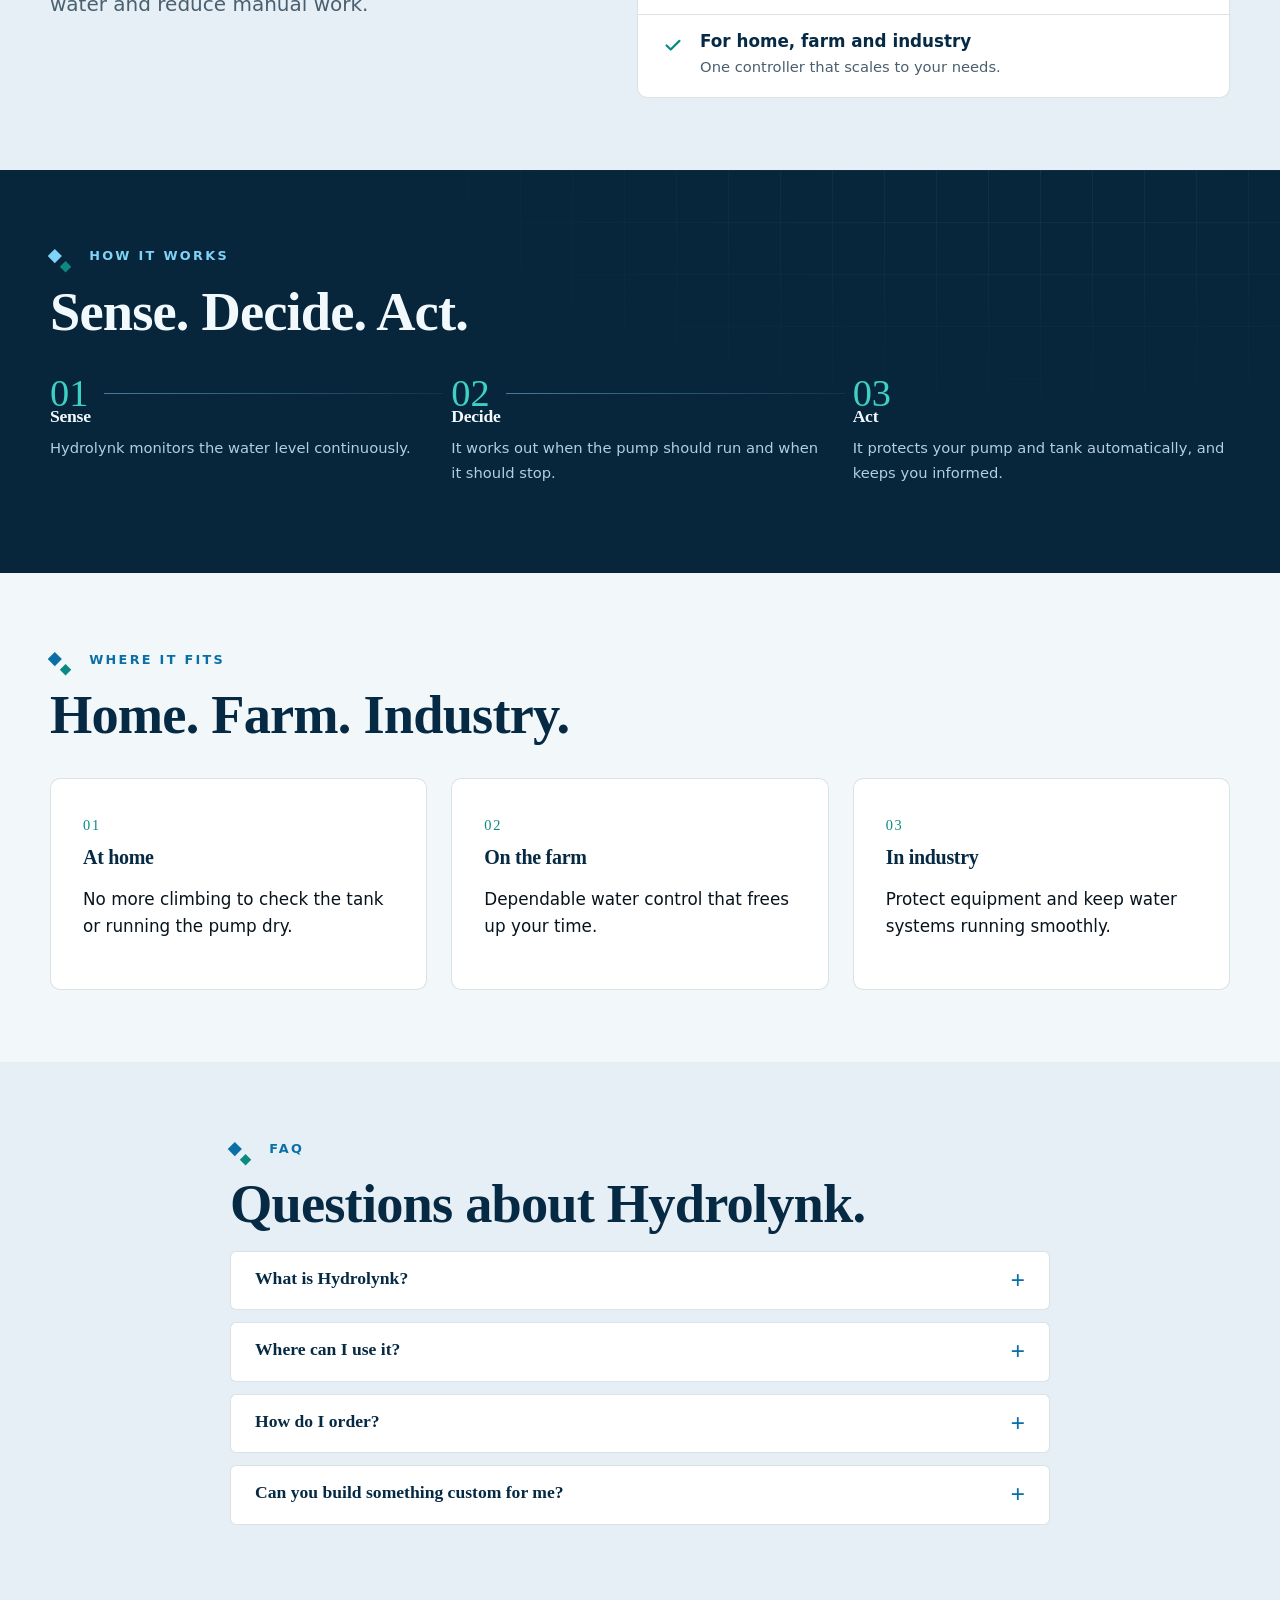
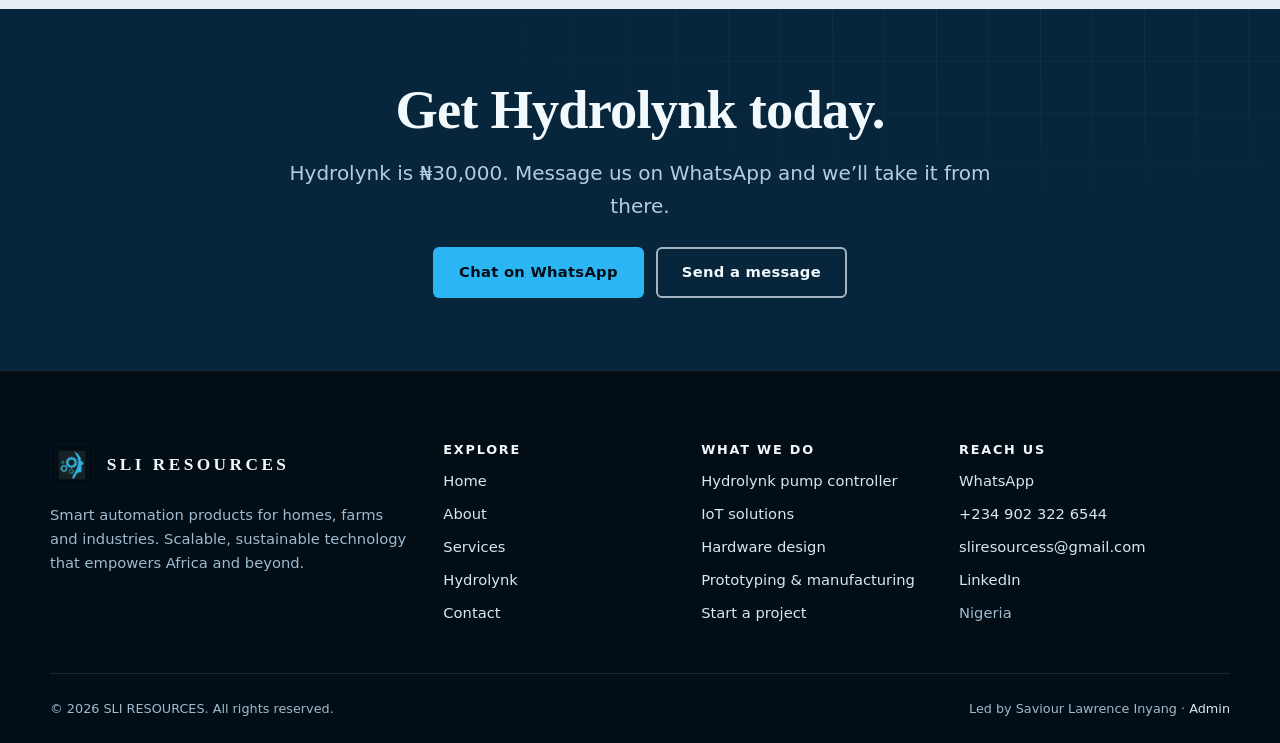
<file: hydrolynk.html>
<!doctype html>
<html lang="en">
<head>
<meta charset="utf-8">
<meta name="viewport" content="width=device-width, initial-scale=1, viewport-fit=cover">
<title>Hydrolynk — Smart Pump Controller — SLI RESOURCES</title>
<meta name="description" content="Hydrolynk is an automatic water pump controller that prevents dry running and flooding by monitoring water levels continuously. ₦30,000.">
<meta http-equiv="Content-Security-Policy" content="default-src 'self'; script-src 'self'; style-src 'self' 'unsafe-inline' https://fonts.googleapis.com; font-src https://fonts.gstatic.com; img-src 'self' data:; connect-src 'self'; form-action 'self'; base-uri 'self'; object-src 'none'">
<meta name="referrer" content="strict-origin-when-cross-origin">
<meta name="theme-color" content="#f2f7fa">
<link rel="canonical" href="https://rexphenom.github.io/Sli_Resources/hydrolynk.html">
<meta property="og:type" content="website"><meta property="og:site_name" content="SLI RESOURCES">
<meta property="og:title" content="Hydrolynk — Smart Pump Controller — SLI RESOURCES"><meta property="og:description" content="Hydrolynk is an automatic water pump controller that prevents dry running and flooding by monitoring water levels continuously. ₦30,000.">
<meta property="og:url" content="https://rexphenom.github.io/Sli_Resources/hydrolynk.html"><meta property="og:image" content="https://rexphenom.github.io/Sli_Resources/assets/og.jpg">
<meta name="twitter:card" content="summary_large_image">
<script src="js/theme.js"></script>
<link rel="icon" href="assets/favicon.png">
<link rel="apple-touch-icon" href="assets/apple-touch-icon.png">
<link rel="preconnect" href="https://fonts.googleapis.com"><link rel="preconnect" href="https://fonts.gstatic.com" crossorigin>
<link href="https://fonts.googleapis.com/css2?family=Fraunces:ital,opsz,wght@0,9..144,400;0,9..144,500;0,9..144,600;1,9..144,400&family=Manrope:wght@400;500;600;700;800&display=swap" rel="stylesheet">
<link rel="stylesheet" href="css/styles.css">
<script type="application/ld+json">{"@context":"https://schema.org","@type":"Product","name":"Hydrolynk Smart Pump Controller","description":"Automatic water pump controller that prevents dry running and flooding by monitoring water levels continuously.","brand":{"@type":"Brand","name":"SLI RESOURCES"},"offers":{"@type":"Offer","priceCurrency":"NGN","price":"30000","availability":"https://schema.org/InStock","url":"https://rexphenom.github.io/Sli_Resources/hydrolynk.html"}}</script>
</head>
<body data-page="hydrolynk">
<script src="js/config.js"></script>
<script src="js/layout.js"></script>
<main id="main">

<section class="page-head"><div class="container grid grid-2" style="align-items:center;gap:var(--s7)">
<div class="reveal"><span class="eyebrow">Flagship product</span><h1 style="max-width:12ch">Hydrolynk™ Smart Pump Controller</h1>
<p class="lead">Automation. Efficiency. Peace of mind. Hydrolynk manages your water flow intelligently, so your pump never runs dry and your tank never floods.</p>
<div class="buy" id="buy"><div class="price"><small>Price</small><strong data-sli="price">₦30,000</strong></div><div class="btn-row" style="margin:0"><a class="btn btn--wa" href="https://wa.me/2349023226544?text=Hello%20SLI%20RESOURCES%2C%20I%20want%20to%20buy%20Hydrolynk." data-wa="Hello SLI RESOURCES, I want to buy Hydrolynk." rel="noopener" target="_blank"><svg viewBox="0 0 24 24"><path d="M12 3a9 9 0 0 0-7.7 13.6L3 21l4.5-1.2A9 9 0 1 0 12 3z"/><path d="M9 8.5c.3 2.6 2.4 5 5.5 6l1.3-1.3-1.9-1-.9.8c-1-.4-1.9-1.300-2.300-2.300l.8-.9-1-1.900z"/></svg> Buy on WhatsApp</a></div></div>
<p style="margin:var(--s4) 0 0;font-size:var(--fs-sm);color:var(--ink-soft)">Your message is ready to send. Just tap Send in WhatsApp.</p></div>
<div class="product-visual reveal" style="--d:.1s"><div class="frame"><img src="assets/hydrolynk-poster.webp" alt="Hydrolynk poster: Smart Water Pump Control. Automation. Efficiency. Peace of Mind." width="768" height="1152" fetchpriority="high"></div></div>
</div></section>

<section class="section" style="padding-top:var(--s5)"><div class="container"><div class="reveal"><span class="eyebrow">What it does</span><h2>Smart control, without the effort.</h2></div>
<div class="spec-grid" style="margin-top:2rem"><div class="spec reveal"><b>Monitors</b><p>Watches water levels continuously so it always knows when to act.</p></div><div class="spec reveal" style="--d:.06s"><b>Protects</b><p>Prevents dry running and flooding, saving your pump and your water.</p></div><div class="spec reveal" style="--d:.12s"><b>Saves</b><p>Cuts energy use and manual labour with smart control and alerts.</p></div></div></div></section>

<section class="section section--alt"><div class="container split" style="align-items:center;gap:var(--s7)">
<div class="reveal"><span class="eyebrow">Why Hydrolynk</span><h2>Built for real water systems.</h2><p class="lead">Equipped with durable components and designed for easy installation, Hydrolynk helps you conserve water and reduce manual work.</p></div>
<ul class="features reveal" style="--d:.08s">
<li><svg viewBox="0 0 24 24"><path d="m5 12.5 4.5 4.5L19 7.5"/></svg><div><b>Dry-run protection</b><span>Protects your pump from running without water.</span></div></li>
<li><svg viewBox="0 0 24 24"><path d="m5 12.5 4.5 4.5L19 7.5"/></svg><div><b>Overflow prevention</b><span>Continuous level monitoring stops flooding.</span></div></li>
<li><svg viewBox="0 0 24 24"><path d="m5 12.5 4.5 4.5L19 7.5"/></svg><div><b>Smart control and alerts</b><span>Efficient water management you can trust.</span></div></li>
<li><svg viewBox="0 0 24 24"><path d="m5 12.5 4.5 4.5L19 7.5"/></svg><div><b>Durable and easy to install</b><span>Built with durable components for lasting use.</span></div></li>
<li><svg viewBox="0 0 24 24"><path d="m5 12.5 4.5 4.5L19 7.5"/></svg><div><b>For home, farm and industry</b><span>One controller that scales to your needs.</span></div></li></ul></div></section>

<section class="section section--navy"><div class="container"><span class="eyebrow">How it works</span><h2 style="max-width:20ch">Sense. Decide. Act.</h2>
<ol class="steps" style="grid-template-columns:repeat(3,1fr)"><li class="reveal"><h3>Sense</h3><p>Hydrolynk monitors the water level continuously.</p></li><li class="reveal" style="--d:.06s"><h3>Decide</h3><p>It works out when the pump should run and when it should stop.</p></li><li class="reveal" style="--d:.12s"><h3>Act</h3><p>It protects your pump and tank automatically, and keeps you informed.</p></li></ol></div></section>

<section class="section"><div class="container"><span class="eyebrow">Where it fits</span><h2>Home. Farm. Industry.</h2>
<div class="grid grid-3" style="margin-top:2rem"><div class="card reveal"><span class="num">01</span><h3 style="margin-top:.4rem">At home</h3><p>No more climbing to check the tank or running the pump dry.</p></div><div class="card reveal" style="--d:.06s"><span class="num">02</span><h3 style="margin-top:.4rem">On the farm</h3><p>Dependable water control that frees up your time.</p></div><div class="card reveal" style="--d:.12s"><span class="num">03</span><h3 style="margin-top:.4rem">In industry</h3><p>Protect equipment and keep water systems running smoothly.</p></div></div></div></section>

<section class="section section--alt"><div class="container" style="max-width:820px"><span class="eyebrow">FAQ</span><h2>Questions about Hydrolynk.</h2>
<details class="reveal"><summary>What is Hydrolynk?</summary><p>Hydrolynk is our automatic water pump controller. It watches water levels continuously so your pump doesn't run dry and your tank doesn't overflow.</p></details><details class="reveal"><summary>Where can I use it?</summary><p>At home, on farms and in industrial settings. Anywhere a pump fills a tank and you'd rather not do it by hand.</p></details><details class="reveal"><summary>How do I order?</summary><p>Tap any “Buy on WhatsApp” button and your message is ready to send. Hydrolynk is <span data-sli="price">₦30,000</span>.</p></details><details class="reveal"><summary>Can you build something custom for me?</summary><p>Yes. We help with product innovation, hardware and software design, prototyping and manufacturing, whether it's for personal or industrial use.</p></details></div></section>

<section class="section section--navy cta"><div class="container reveal"><h2>Get Hydrolynk today.</h2><p class="lead">Hydrolynk is <span data-sli="price">₦30,000</span>. Message us on WhatsApp and we’ll take it from there.</p>
<div class="btn-row"><a class="btn btn--light" href="https://wa.me/2349023226544?text=Hello%20SLI%20RESOURCES%2C%20I%27d%20like%20to%20make%20an%20enquiry." data-wa="Hello SLI RESOURCES, I&#x27;d like to make an enquiry." rel="noopener" target="_blank">Chat on WhatsApp</a><a class="btn btn--outline-light" href="contact.html#book">Send a message</a></div></div></section>

</main>
</body>
</html>
</file>
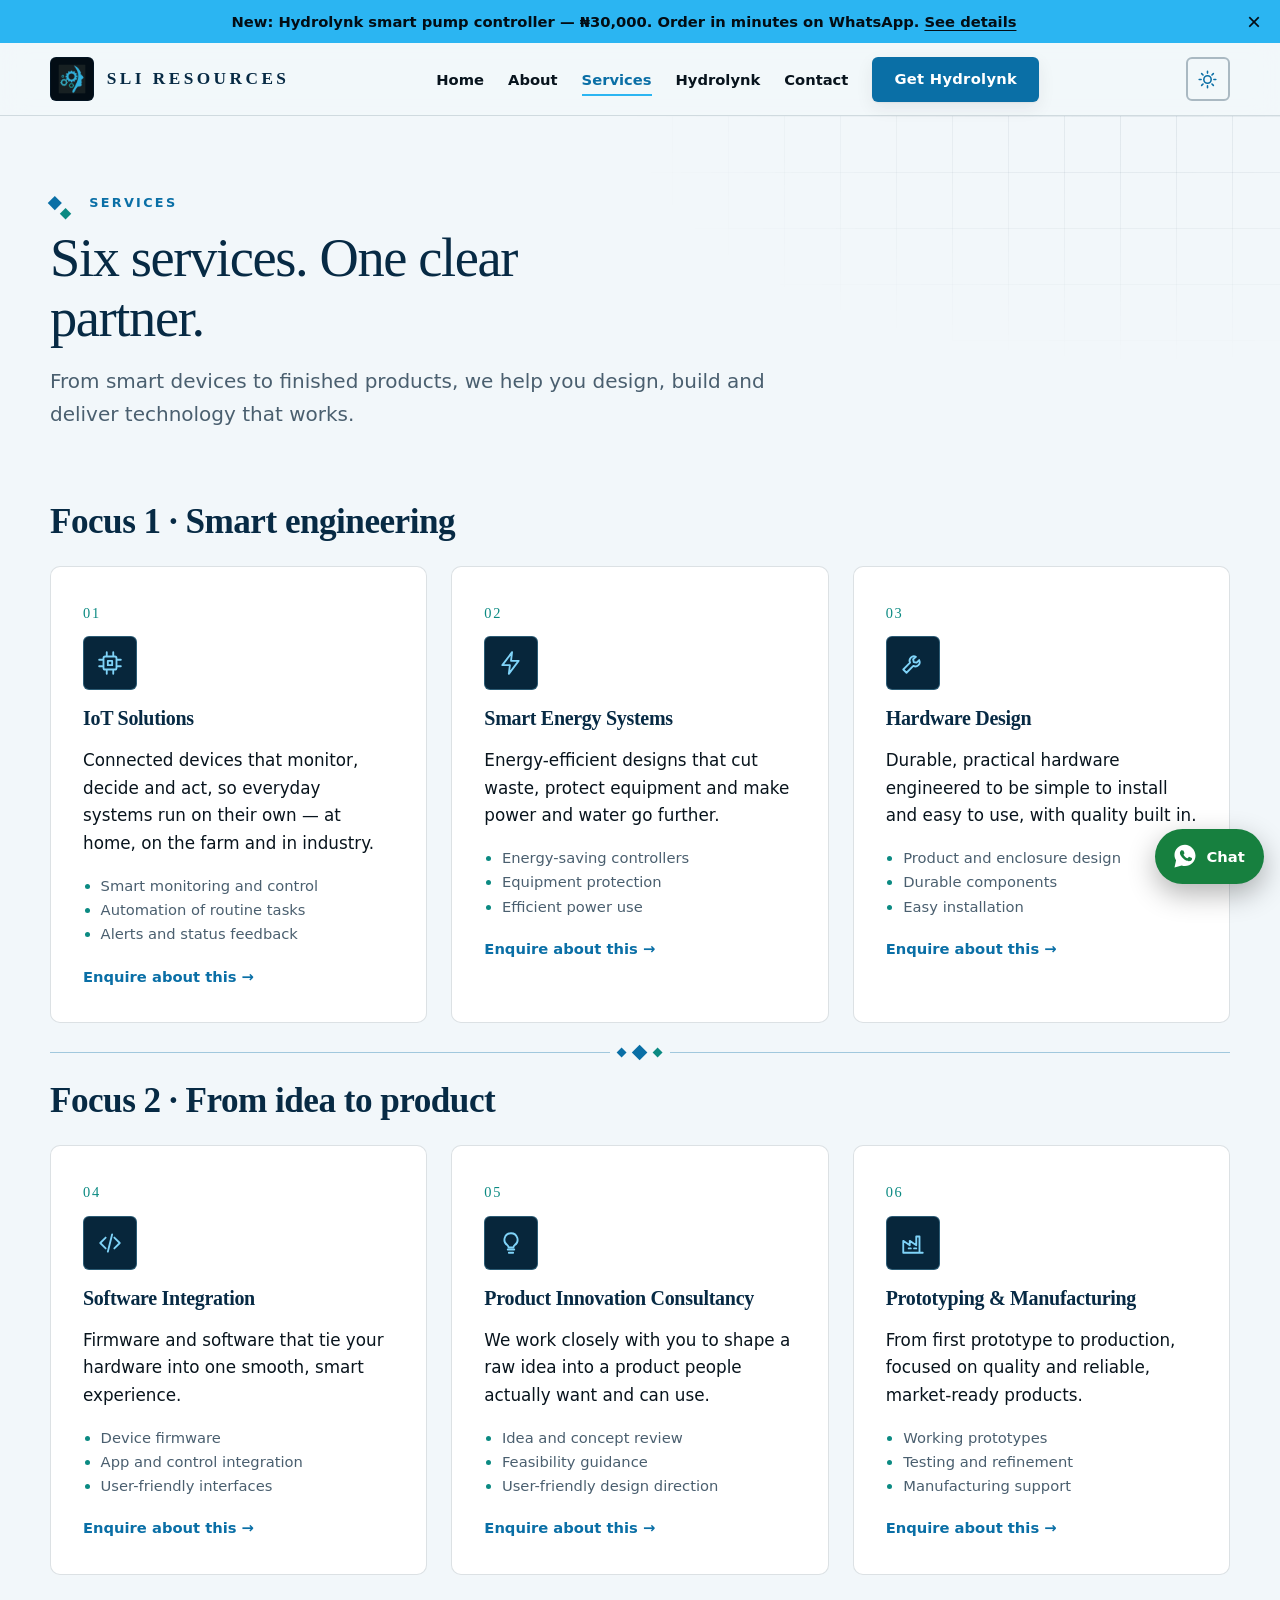
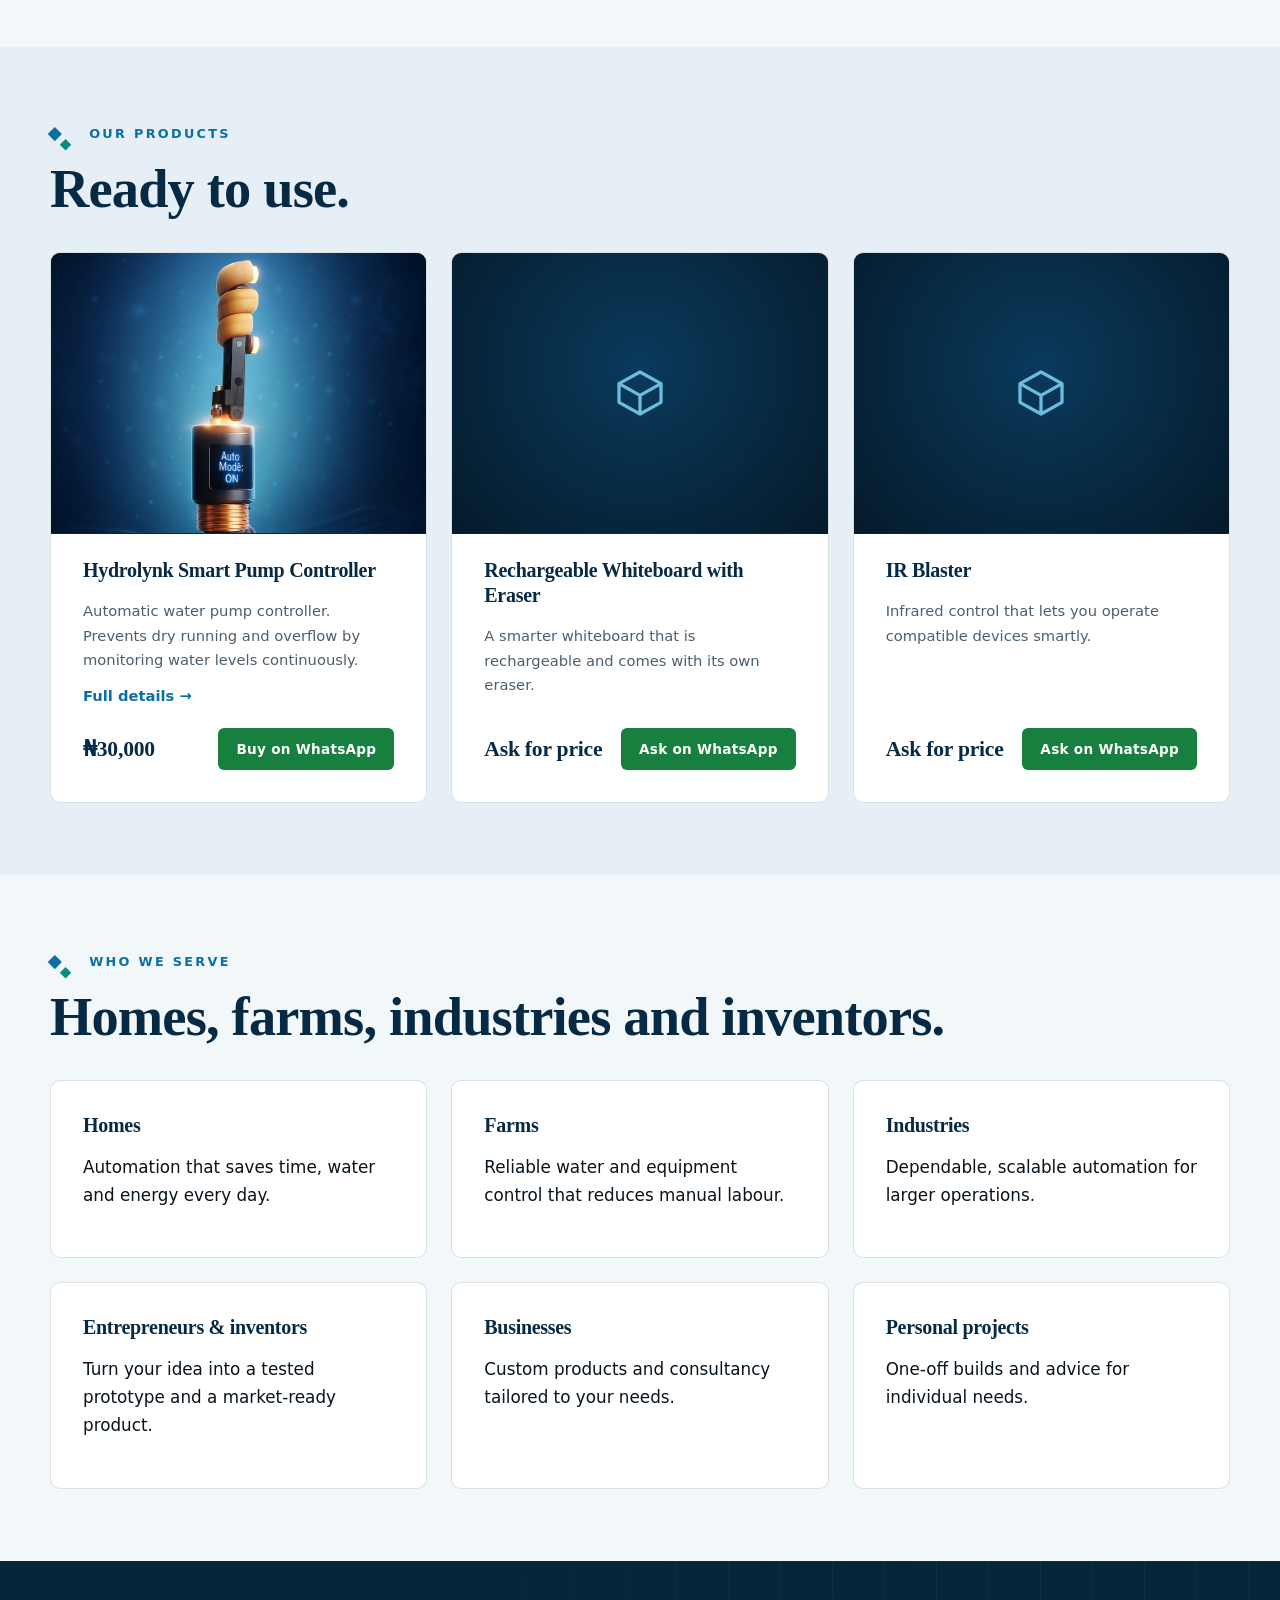
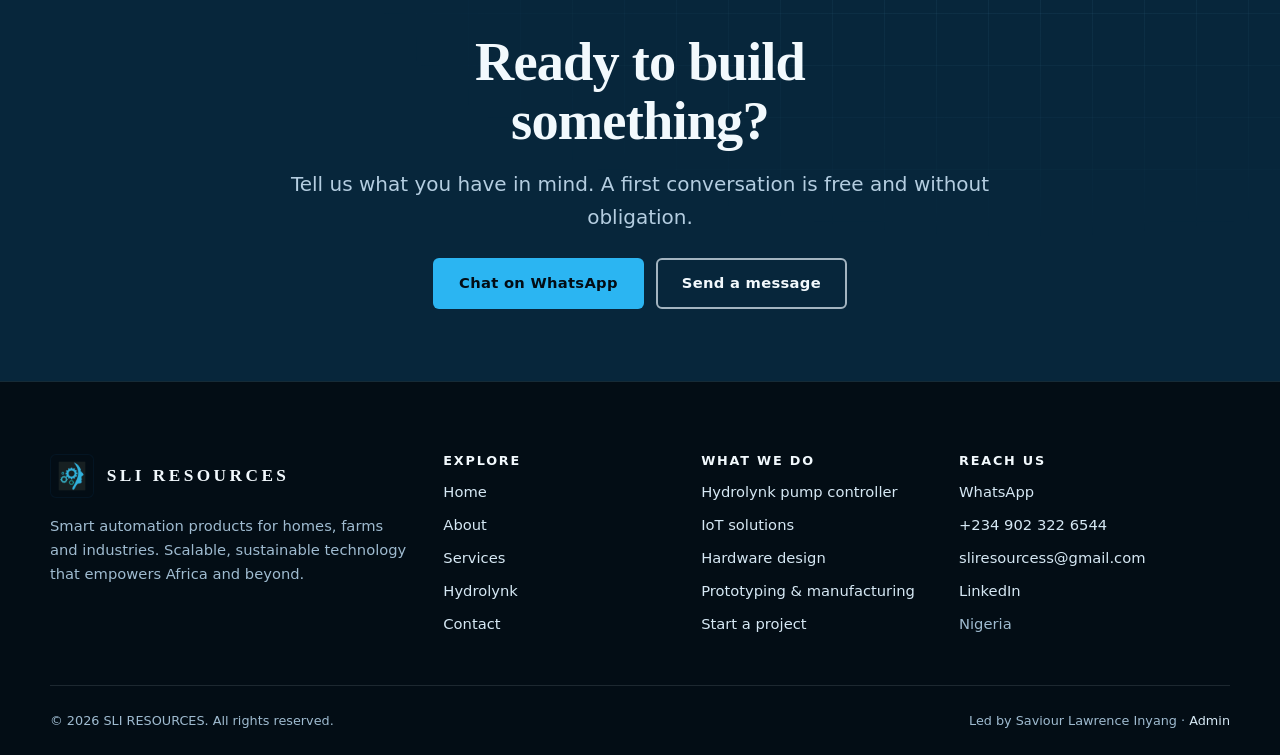
<file: services.html>
<!doctype html>
<html lang="en">
<head>
<meta charset="utf-8">
<meta name="viewport" content="width=device-width, initial-scale=1, viewport-fit=cover">
<title>Services — SLI RESOURCES</title>
<meta name="description" content="IoT solutions, smart energy systems, hardware design, software integration, product innovation consultancy, prototyping and manufacturing.">
<meta http-equiv="Content-Security-Policy" content="default-src 'self'; script-src 'self'; style-src 'self' 'unsafe-inline' https://fonts.googleapis.com; font-src https://fonts.gstatic.com; img-src 'self' data:; connect-src 'self'; form-action 'self'; base-uri 'self'; object-src 'none'">
<meta name="referrer" content="strict-origin-when-cross-origin">
<meta name="theme-color" content="#f2f7fa">
<link rel="canonical" href="https://rexphenom.github.io/Sli_Resources/services.html">
<meta property="og:type" content="website"><meta property="og:site_name" content="SLI RESOURCES">
<meta property="og:title" content="Services — SLI RESOURCES"><meta property="og:description" content="IoT solutions, smart energy systems, hardware design, software integration, product innovation consultancy, prototyping and manufacturing.">
<meta property="og:url" content="https://rexphenom.github.io/Sli_Resources/services.html"><meta property="og:image" content="https://rexphenom.github.io/Sli_Resources/assets/og.jpg">
<meta name="twitter:card" content="summary_large_image">
<script src="js/theme.js"></script>
<link rel="icon" href="assets/favicon.png">
<link rel="apple-touch-icon" href="assets/apple-touch-icon.png">
<link rel="preconnect" href="https://fonts.googleapis.com"><link rel="preconnect" href="https://fonts.gstatic.com" crossorigin>
<link href="https://fonts.googleapis.com/css2?family=Fraunces:ital,opsz,wght@0,9..144,400;0,9..144,500;0,9..144,600;1,9..144,400&family=Manrope:wght@400;500;600;700;800&display=swap" rel="stylesheet">
<link rel="stylesheet" href="css/styles.css">
</head>
<body data-page="services">
<script src="js/config.js"></script>
<script src="js/layout.js"></script>
<main id="main">

<section class="page-head"><div class="container reveal"><span class="eyebrow">Services</span><h1>Six services. One clear partner.</h1><p class="lead">From smart devices to finished products, we help you design, build and deliver technology that works.</p></div></section>
<section class="section" style="padding-top:var(--s5)"><div class="container">
<div class="reveal"><h2 style="font-size:var(--fs-xl)">Focus 1 · Smart engineering</h2></div>
<div class="grid grid-3" style="margin-top:1.5rem"><article class="card reveal" id="s1"><span class="num">01</span><div class="icon" style="margin-top:.6rem"><svg viewBox="0 0 24 24"><rect x="6" y="6" width="12" height="12" rx="1.5"/><rect x="10" y="10" width="4" height="4"/><path d="M9 2v3M15 2v3M9 19v3M15 19v3M2 9h3M2 15h3M19 9h3M19 15h3"/></svg></div><h3>IoT Solutions</h3><p>Connected devices that monitor, decide and act, so everyday systems run on their own — at home, on the farm and in industry.</p><ul><li>Smart monitoring and control</li><li>Automation of routine tasks</li><li>Alerts and status feedback</li></ul><a class="more" href="contact.html?topic=IoT%20or%20smart%20energy%20system#book">Enquire about this</a></article><article class="card reveal" id="s2" style="--d:0.06s"><span class="num">02</span><div class="icon" style="margin-top:.6rem"><svg viewBox="0 0 24 24"><path d="M13 2 4 14h7l-1 8 9-12h-7z"/></svg></div><h3>Smart Energy Systems</h3><p>Energy-efficient designs that cut waste, protect equipment and make power and water go further.</p><ul><li>Energy-saving controllers</li><li>Equipment protection</li><li>Efficient power use</li></ul><a class="more" href="contact.html?topic=IoT%20or%20smart%20energy%20system#book">Enquire about this</a></article><article class="card reveal" id="s3" style="--d:0.12s"><span class="num">03</span><div class="icon" style="margin-top:.6rem"><svg viewBox="0 0 24 24"><path d="M14.7 6.3a4 4 0 0 0-5.4 5.4L3 18l3 3 6.3-6.3a4 4 0 0 0 5.4-5.4l-2.4 2.4-2.6-.6-.6-2.6z"/></svg></div><h3>Hardware Design</h3><p>Durable, practical hardware engineered to be simple to install and easy to use, with quality built in.</p><ul><li>Product and enclosure design</li><li>Durable components</li><li>Easy installation</li></ul><a class="more" href="contact.html?topic=Hardware%20or%20software%20design#book">Enquire about this</a></article></div>
<div class="nodes" aria-hidden="true"><i></i><i></i><i></i></div>
<div class="reveal"><h2 style="font-size:var(--fs-xl)">Focus 2 · From idea to product</h2></div>
<div class="grid grid-3" style="margin-top:1.5rem"><article class="card reveal" id="s4"><span class="num">04</span><div class="icon" style="margin-top:.6rem"><svg viewBox="0 0 24 24"><path d="m8 7-5 5 5 5M16 7l5 5-5 5M14 4l-4 16"/></svg></div><h3>Software Integration</h3><p>Firmware and software that tie your hardware into one smooth, smart experience.</p><ul><li>Device firmware</li><li>App and control integration</li><li>User-friendly interfaces</li></ul><a class="more" href="contact.html?topic=Hardware%20or%20software%20design#book">Enquire about this</a></article><article class="card reveal" id="s5" style="--d:0.06s"><span class="num">05</span><div class="icon" style="margin-top:.6rem"><svg viewBox="0 0 24 24"><path d="M9 18h6M10 21h4M12 3a6 6 0 0 0-3.5 10.9c.8.6 1.2 1.4 1.2 2.1h4.6c0-.7.4-1.5 1.2-2.1A6 6 0 0 0 12 3z"/></svg></div><h3>Product Innovation Consultancy</h3><p>We work closely with you to shape a raw idea into a product people actually want and can use.</p><ul><li>Idea and concept review</li><li>Feasibility guidance</li><li>User-friendly design direction</li></ul><a class="more" href="contact.html?topic=Product%20consultancy#book">Enquire about this</a></article><article class="card reveal" id="s6" style="--d:0.12s"><span class="num">06</span><div class="icon" style="margin-top:.6rem"><svg viewBox="0 0 24 24"><path d="M3 21V10l6 4v-4l6 4V6h3v15zM3 21h18M8 17h2M13 17h2"/></svg></div><h3>Prototyping & Manufacturing</h3><p>From first prototype to production, focused on quality and reliable, market-ready products.</p><ul><li>Working prototypes</li><li>Testing and refinement</li><li>Manufacturing support</li></ul><a class="more" href="contact.html?topic=Prototyping%20%26%20manufacturing#book">Enquire about this</a></article></div></div></section>

<section class="section section--alt"><div class="container"><div class="reveal"><span class="eyebrow">Our products</span><h2>Ready to use.</h2></div>
<div class="grid grid-3" id="products-grid" style="margin-top:2rem">
<article class="card reveal"><div class="icon"><svg viewBox="0 0 24 24"><path d="M12 3s6 6.5 6 11a6 6 0 0 1-12 0c0-4.5 6-11 6-11z"/></svg></div><h3>Automatic water pump controllers</h3><p>Hydrolynk keeps tanks full without dry running or overflow.</p><a class="more" href="hydrolynk.html">See Hydrolynk</a></article>
<article class="card reveal" style="--d:.06s"><div class="icon"><svg viewBox="0 0 24 24"><rect x="3" y="4" width="18" height="12" rx="1.5"/><path d="M8 20h8M12 16v4M7 9l3 3 7-5"/></svg></div><h3>Rechargeable whiteboards with eraser</h3><p>A smarter whiteboard that is rechargeable and comes with its eraser.</p><a class="more" href="contact.html?topic=A%20custom%20smart%20product#book">Enquire about this</a></article>
<article class="card reveal" style="--d:.12s"><div class="icon"><svg viewBox="0 0 24 24"><path d="M5 12.5a10 10 0 0 1 14 0M8 15.5a6 6 0 0 1 8 0M12 19h.01"/></svg></div><h3>IR blasters</h3><p>Infrared control that lets you operate compatible devices smartly.</p><a class="more" href="contact.html?topic=A%20custom%20smart%20product#book">Enquire about this</a></article>
</div></div></section>

<section class="section"><div class="container"><span class="eyebrow">Who we serve</span><h2>Homes, farms, industries and inventors.</h2>
<div class="grid grid-3" style="margin-top:2rem"><div class="card reveal"><h3>Homes</h3><p>Automation that saves time, water and energy every day.</p></div><div class="card reveal" style="--d:.06s"><h3>Farms</h3><p>Reliable water and equipment control that reduces manual labour.</p></div><div class="card reveal" style="--d:.12s"><h3>Industries</h3><p>Dependable, scalable automation for larger operations.</p></div><div class="card reveal"><h3>Entrepreneurs &amp; inventors</h3><p>Turn your idea into a tested prototype and a market-ready product.</p></div><div class="card reveal" style="--d:.06s"><h3>Businesses</h3><p>Custom products and consultancy tailored to your needs.</p></div><div class="card reveal" style="--d:.12s"><h3>Personal projects</h3><p>One-off builds and advice for individual needs.</p></div></div></div></section>

<section class="section section--navy cta"><div class="container reveal"><h2>Ready to build something?</h2><p class="lead">Tell us what you have in mind. A first conversation is free and without obligation.</p>
<div class="btn-row"><a class="btn btn--light" href="https://wa.me/2349023226544?text=Hello%20SLI%20RESOURCES%2C%20I%27d%20like%20to%20make%20an%20enquiry." data-wa="Hello SLI RESOURCES, I&#x27;d like to make an enquiry." rel="noopener" target="_blank">Chat on WhatsApp</a><a class="btn btn--outline-light" href="contact.html#book">Send a message</a></div></div></section>

</main>
</body>
</html>
</file>
<file: css/styles.css>
/* =========================================================
   SLI RESOURCES — Design System  ("Signal & Circuit")
   Same architecture as HADIBOO, made sharper:
   tighter radii · hairline borders · crisp motion.
   Tokens → base → layout → components → pages → themes
   ========================================================= */

:root {
  /* Colour — pulled from the SLI mark */
  --navy-950: #030d15;
  --navy-900: #051a2a;
  --navy-800: #07263b;
  --navy-700: #0a3a5c;
  --blue-500: #2bb5f2;       /* logo blue */
  --blue-600: #0a6fa6;       /* brand primary on light */
  --blue-700: #085a88;
  --blue-100: #d9ecf7;
  --teal:     #0b8a82;       /* logo teal — used sparingly */
  --paper-50:  #fbfdff;
  --paper-100: #f2f7fa;
  --paper-200: #e6eff5;
  --paper-300: #cfdde8;
  --ink:       #08141d;
  --ink-soft:  #4a5f6f;
  --wa:        #17803f;
  --white:     #ffffff;

  /* semantic tokens (flip in dark mode) */
  --bg: #f2f7fa; --surface: #ffffff; --surface-2: #e6eff5;
  --heading: #072a44; --link: #0a6fa6; --tag-bg: #dcecf6;
  --line: rgba(7, 42, 68, .14); --line-strong: rgba(7, 42, 68, .3);
  --header-bg: rgba(242, 247, 250, .88);
  --accent2: #0b8a82;

  /* Type */
  --font-display: "Fraunces", "Iowan Old Style", Georgia, serif;
  --font-body: "Manrope", system-ui, -apple-system, "Segoe UI", sans-serif;

  --fs-xs: .8rem; --fs-sm: .92rem; --fs-md: 1.05rem; --fs-lg: 1.25rem;
  --fs-xl: clamp(1.6rem, 1.2rem + 1.6vw, 2.2rem);
  --fs-2xl: clamp(2.1rem, 1.4rem + 3vw, 3.4rem);
  --fs-hero: clamp(2.6rem, 1.4rem + 5.6vw, 5.4rem);

  /* Space (4px base) */
  --s1: .25rem; --s2: .5rem; --s3: .75rem; --s4: 1rem; --s5: 1.5rem;
  --s6: 2rem; --s7: 3rem; --s8: 4.5rem; --s9: 7rem;

  --radius: 10px; --radius-sm: 6px; --radius-pill: 999px;
  --shadow-1: 0 1px 2px rgba(5, 26, 42, .06), 0 6px 18px rgba(5, 26, 42, .07);
  --shadow-2: 0 2px 4px rgba(5, 26, 42, .08), 0 22px 44px rgba(5, 26, 42, .14);
  --maxw: 1180px;
  --nav-h: 72px;
  --ease: cubic-bezier(.2, .7, .2, 1);
}

/* ---------- Base ---------- */
*, *::before, *::after { box-sizing: border-box; }
html { scroll-behavior: smooth; -webkit-text-size-adjust: 100%; scroll-padding-top: calc(var(--nav-h) + 16px); }
body {
  margin: 0; background: var(--bg); color: var(--ink);
  font-family: var(--font-body); font-size: var(--fs-md); line-height: 1.65;
  -webkit-font-smoothing: antialiased; text-rendering: optimizeLegibility; overflow-x: hidden;
}
img, svg { max-width: 100%; display: block; }
a { color: var(--link); text-underline-offset: 3px; }
a:hover { color: var(--blue-700); }
:focus-visible { outline: 3px solid var(--blue-500); outline-offset: 3px; border-radius: 3px; }
::selection { background: var(--blue-500); color: var(--navy-950); }
h1, h2, h3, h4 { font-family: var(--font-display); font-weight: 600; line-height: 1.1; margin: 0 0 var(--s4); color: var(--heading); letter-spacing: -.015em; }
h1 { font-size: var(--fs-hero); font-weight: 500; letter-spacing: -.025em; }
h2 { font-size: var(--fs-2xl); }
h3 { font-size: var(--fs-lg); line-height: 1.25; }
p { margin: 0 0 var(--s4); }
[hidden] { display: none !important; }

.skip { position: absolute; left: -999px; top: 0; background: var(--blue-600); color: #fff; padding: var(--s3) var(--s4); z-index: 200; border-radius: 0 0 var(--radius-sm) 0; }
.skip:focus { left: 0; }
.container { width: min(100% - 2.5rem, var(--maxw)); margin-inline: auto; }
.section { padding-block: var(--s8); position: relative; }
.section--tight { padding-block: var(--s7); }
.section--alt { background: var(--surface-2); }
.lead { font-size: var(--fs-lg); color: var(--ink-soft); max-width: 60ch; }

/* Navy band (HADIBOO's maroon band) */
.section--navy { background: var(--navy-800); color: #e6f1f8; position: relative; overflow: hidden; isolation: isolate; --heading: #f2f9fd; --link: #7fd3f8; --ink: #e6f1f8; --ink-soft: #b4cde0; --line: rgba(230, 241, 248, .16); }
.section--navy::before {
  content: ""; position: absolute; inset: 0; z-index: -1;
  background-image: linear-gradient(rgba(127, 211, 248, .07) 1px, transparent 1px), linear-gradient(90deg, rgba(127, 211, 248, .07) 1px, transparent 1px);
  background-size: 52px 52px;
  -webkit-mask-image: radial-gradient(ellipse 70% 90% at 80% 0%, #000, transparent 75%); mask-image: radial-gradient(ellipse 70% 90% at 80% 0%, #000, transparent 75%);
}
.section--navy h2, .section--navy h3 { color: var(--heading); }

/* Eyebrow: two square nodes (blue + teal) */
.eyebrow {
  display: inline-flex; align-items: center; gap: .9rem; font-size: var(--fs-xs); font-weight: 800;
  letter-spacing: .18em; text-transform: uppercase; color: var(--link); margin-bottom: var(--s4);
}
.eyebrow::before { content: ""; width: .6rem; height: .6rem; background: currentColor; box-shadow: .95rem 0 0 -.06rem var(--accent2); margin-right: .95rem; transform: rotate(45deg); }

/* Signature motif: the node divider */
.nodes { display: flex; align-items: center; gap: .55rem; color: var(--link); margin-block: var(--s5); }
.nodes::before, .nodes::after { content: ""; height: 1px; background: currentColor; opacity: .35; flex: 1; }
.nodes i { width: .45rem; height: .45rem; background: currentColor; transform: rotate(45deg); }
.nodes i:nth-child(2) { width: .7rem; height: .7rem; }
.nodes i:nth-child(3) { background: var(--accent2); }

/* ---------- Buttons ---------- */
.btn {
  display: inline-flex; align-items: center; justify-content: center; gap: .55rem; cursor: pointer;
  font: 800 var(--fs-sm)/1 var(--font-body); letter-spacing: .02em; text-decoration: none;
  padding: 1rem 1.5rem; min-height: 50px; border-radius: var(--radius-sm); border: 2px solid transparent;
  transition: transform .25s var(--ease), background .25s, color .25s, border-color .25s, box-shadow .25s;
}
.btn svg { width: 18px; height: 18px; stroke: currentColor; fill: none; stroke-width: 2; stroke-linecap: round; stroke-linejoin: round; flex: none; }
.btn:hover { transform: translateY(-2px); }
.btn:active { transform: translateY(0) scale(.99); }
.btn--primary { background: var(--blue-600); color: #fff; box-shadow: var(--shadow-1); }
.btn--primary:hover { background: var(--navy-700); color: #fff; box-shadow: var(--shadow-2); }
.btn--ghost { border-color: var(--blue-600); color: var(--link); background: transparent; }
.btn--ghost:hover { background: var(--blue-600); color: #fff; }
.btn--light { background: var(--blue-500); color: var(--navy-950); }
.btn--light:hover { background: #fff; color: var(--navy-900); }
.btn--outline-light { border-color: rgba(230, 241, 248, .7); color: #f2f9fd; }
.btn--outline-light:hover { background: #f2f9fd; color: var(--navy-900); }
.btn--wa { background: var(--wa); color: #fff; }
.btn--wa:hover { background: #12662f; color: #fff; }
.btn-row { display: flex; flex-wrap: wrap; gap: var(--s3); margin-top: var(--s5); }

/* ---------- Announcement ---------- */
.announce { position: relative; background: var(--blue-500); color: var(--navy-950); text-align: center; font-weight: 800; font-size: var(--fs-sm); padding: .6rem 3rem .6rem 1rem; }
.announce a { color: inherit; text-decoration: underline; text-underline-offset: 3px; }
.announce a:hover { color: #000; }
.announce button { position: absolute; right: 6px; top: 50%; transform: translateY(-50%); width: 40px; height: 40px; border: 0; background: none; color: inherit; font-size: 1.5rem; line-height: 1; cursor: pointer; }

/* ---------- Header ---------- */
.site-header { position: sticky; top: 0; z-index: 90; background: var(--header-bg); -webkit-backdrop-filter: saturate(160%) blur(14px); backdrop-filter: saturate(160%) blur(14px); border-bottom: 1px solid var(--line); transition: box-shadow .3s; }
.site-header.scrolled { box-shadow: 0 8px 24px -14px rgba(5, 26, 42, .45); }
.nav { display: flex; align-items: center; justify-content: space-between; min-height: var(--nav-h); gap: var(--s5); }
.brand { display: inline-flex; align-items: center; gap: .8rem; text-decoration: none; }
.brand-mark { width: 44px; height: 44px; flex: none; display: grid; place-items: center; background: var(--navy-950); border: 1px solid var(--line-strong); border-radius: var(--radius-sm); }
.brand-mark img { width: 30px; height: 30px; object-fit: contain; }
.brand span.word { font: 600 1.08rem var(--font-display); letter-spacing: .2em; color: var(--heading); white-space: nowrap; }
.nav-links { display: flex; align-items: center; gap: var(--s5); list-style: none; margin: 0; padding: 0; }
.nav-links a { text-decoration: none; color: var(--ink); font-weight: 700; font-size: var(--fs-sm); padding: .5rem 0; position: relative; }
.nav-links a::after { content: ""; position: absolute; left: 0; bottom: 0; height: 2px; width: 0; background: var(--blue-500); transition: width .3s var(--ease); }
.nav-links a:hover::after, .nav-links a[aria-current="page"]::after { width: 100%; }
.nav-links a[aria-current="page"] { color: var(--link); }
.nav-links a.btn { padding: .85rem 1.25rem; min-height: 44px; color: #fff; }
.nav-links a.btn::after { display: none; }
.nav-right { display: flex; align-items: center; gap: var(--s3); }
.nav-toggle { display: none; background: none; border: 2px solid var(--blue-600); color: var(--link); border-radius: var(--radius-sm); padding: .6rem 1rem; font: 800 var(--fs-sm) var(--font-body); cursor: pointer; min-height: 44px; }
.theme-toggle { display: inline-grid; place-items: center; width: 44px; height: 44px; border-radius: var(--radius-sm); border: 2px solid var(--line-strong); background: transparent; color: var(--link); cursor: pointer; transition: transform .25s var(--ease), background .25s, color .25s, border-color .25s; flex: none; }
.theme-toggle:hover { background: var(--blue-600); border-color: var(--blue-600); color: #fff; transform: rotate(14deg); }
.theme-toggle svg { width: 21px; height: 21px; stroke: currentColor; fill: none; stroke-width: 1.8; stroke-linecap: round; stroke-linejoin: round; }
.theme-toggle .moon { display: none; }
:root[data-theme="dark"] .theme-toggle .sun { display: none; }
:root[data-theme="dark"] .theme-toggle .moon { display: block; }

/* ---------- Hero ---------- */
.hero { position: relative; padding-block: var(--s8) var(--s9); overflow: hidden; }
.hero-grid { display: grid; grid-template-columns: 1.2fr .9fr; gap: var(--s7); align-items: center; }
.hero h1 em { font-style: italic; color: var(--blue-500); font-weight: 400; }
.hero-art { position: relative; aspect-ratio: 1; display: grid; place-items: center; max-width: 520px; width: 100%; margin-inline: auto; }
.hero-art .ring { position: absolute; inset: 0; border-radius: 50%; border: 1.5px dashed rgba(127, 211, 248, .55); animation: spin 60s linear infinite; }
.hero-art .ring2 { position: absolute; inset: 5%; border-radius: 50%; border: 1px solid rgba(127, 211, 248, .25); }
.hero-art .ring::before, .hero-art .ring::after { content: ""; position: absolute; width: 12px; height: 12px; background: var(--blue-500); transform: rotate(45deg); }
.hero-art .ring::before { top: -6px; left: calc(50% - 6px); }
.hero-art .ring::after { bottom: -6px; left: calc(50% - 6px); background: var(--accent2); background: #3fd0c4; }
.hero-art .disc { position: absolute; inset: 9%; border-radius: 50%; overflow: hidden; border: 1px solid rgba(127, 211, 248, .45); box-shadow: 0 0 0 8px rgba(43, 181, 242, .08), 0 30px 70px -20px rgba(0, 0, 0, .7), 0 0 90px -10px rgba(43, 181, 242, .35); }
.hero-art .disc img { width: 100%; height: 100%; object-fit: cover; object-position: 50% 38%; transform: scale(1.12); }
.hero-art .chip { position: absolute; background: rgba(5, 26, 42, .86); -webkit-backdrop-filter: blur(8px); backdrop-filter: blur(8px); border: 1px solid rgba(127, 211, 248, .4); border-radius: var(--radius-sm); padding: .55rem .9rem; font-size: var(--fs-xs); font-weight: 800; letter-spacing: .06em; text-transform: uppercase; color: #e6f6fd; box-shadow: var(--shadow-1); display: inline-flex; align-items: center; gap: .5rem; }
.chip .dot { width: 8px; height: 8px; border-radius: 50%; background: #34d27b; box-shadow: 0 0 0 4px rgba(52, 210, 123, .2); animation: pulse 2.2s infinite; }
.chip.c1 { top: 6%; right: -3%; } .chip.c2 { bottom: 15%; left: -5%; } .chip.c3 { bottom: 1%; right: 8%; }
@keyframes spin { to { transform: rotate(360deg); } }
@keyframes pulse { 50% { box-shadow: 0 0 0 8px rgba(52, 210, 123, 0); } }
.hero-stats { display: grid; grid-template-columns: repeat(3, auto); justify-content: start; gap: var(--s6); margin-top: var(--s6); padding-top: var(--s5); border-top: 1px solid var(--line-strong); }
.hero-stats strong { display: block; font: 600 1.35rem var(--font-display); color: var(--link); }
.hero-stats span { font-size: var(--fs-sm); color: var(--ink-soft); }

/* Photo hero (home): the Hydrolynk scene, dimmed so text stays readable */
.hero--photo { isolation: isolate; color: #f2f9fd; --heading: #f2f9fd; --link: #7fd3f8; --ink: #e6f1f8; --ink-soft: #c3d9e8; --line-strong: rgba(230, 241, 248, .3); }
.hero--photo::before { content: ""; position: absolute; inset: -14px; z-index: -3; background: url("../assets/hero-bg.webp") center 40% / cover no-repeat; filter: blur(3px) saturate(1.1); }
.hero--photo::after { content: ""; position: absolute; inset: 0; z-index: -2; background: linear-gradient(95deg, rgba(3, 13, 21, .94) 0%, rgba(5, 26, 42, .82) 50%, rgba(7, 38, 59, .55) 100%); }
.hero-grid-bg { position: absolute; inset: 0; z-index: -1; background-image: linear-gradient(rgba(127, 211, 248, .08) 1px, transparent 1px), linear-gradient(90deg, rgba(127, 211, 248, .08) 1px, transparent 1px); background-size: 56px 56px; -webkit-mask-image: radial-gradient(ellipse 80% 80% at 75% 35%, #000 10%, transparent 72%); mask-image: radial-gradient(ellipse 80% 80% at 75% 35%, #000 10%, transparent 72%); }
.hero--photo .lead, .hero--photo p { color: #c9deec; }
.hero--photo .btn--primary { background: var(--blue-500); color: var(--navy-950); }
.hero--photo .btn--primary:hover { background: #fff; color: var(--navy-900); }
.hero--photo .btn--ghost { border-color: rgba(242, 249, 253, .75); color: #f2f9fd; }
.hero--photo .btn--ghost:hover { background: #f2f9fd; color: var(--navy-900); }

/* ---------- Marquee ---------- */
.marquee { background: var(--navy-950); color: #d6e8f4; overflow: hidden; white-space: nowrap; padding: .95rem 0; border-block: 1px solid rgba(127, 211, 248, .15); }
.marquee div { display: inline-block; animation: slide 40s linear infinite; font: 500 1.05rem var(--font-display); letter-spacing: .04em; }
.marquee span { margin-inline: 1.4rem; } .marquee i { color: var(--blue-500); font-style: normal; font-size: .7em; vertical-align: middle; }
@keyframes slide { to { transform: translateX(-50%); } }

/* ---------- Cards ---------- */
.grid { display: grid; gap: var(--s5); }
.grid-3 { grid-template-columns: repeat(3, 1fr); }
.grid-2 { grid-template-columns: repeat(2, 1fr); }
.card { background: var(--surface); border: 1px solid var(--line); border-radius: var(--radius); padding: var(--s6); transition: transform .35s var(--ease), box-shadow .35s, border-color .35s; position: relative; overflow: hidden; }
.card::before { content: ""; position: absolute; left: 0; top: 0; height: 3px; width: 0; background: linear-gradient(90deg, var(--blue-500), #3fd0c4); transition: width .5s var(--ease); }
.card:hover { transform: translateY(-5px); box-shadow: var(--shadow-2); border-color: var(--line-strong); }
.card:hover::before { width: 100%; }
.card .num { font: 500 .9rem var(--font-display); color: var(--accent2); letter-spacing: .12em; }
.card .icon { width: 54px; height: 54px; border-radius: var(--radius-sm); background: var(--navy-800); color: #7fd3f8; display: grid; place-items: center; margin-bottom: var(--s4); border: 1px solid rgba(127, 211, 248, .3); }
.card .icon svg { width: 26px; height: 26px; stroke: currentColor; fill: none; stroke-width: 1.7; stroke-linecap: round; stroke-linejoin: round; }
.card ul { padding-left: 1.1rem; margin: 0 0 var(--s4); color: var(--ink-soft); font-size: var(--fs-sm); }
.card ul li::marker { color: var(--accent2); }
.card a.more { font-weight: 800; font-size: var(--fs-sm); text-decoration: none; }
.card a.more::after { content: " →"; transition: margin .25s; }
.card a.more:hover::after { margin-left: .35rem; }
.card--navy { background: var(--navy-800); border-color: rgba(127, 211, 248, .25); color: #d6e8f4; --heading: #f2f9fd; --link: #7fd3f8; --ink-soft: #b4cde0; }
.card--navy .num { color: #3fd0c4; }
.card--navy p { color: #b4cde0; }
.split { display: grid; grid-template-columns: 1fr 1.1fr; gap: var(--s7); align-items: start; }
.sticky { position: sticky; top: calc(var(--nav-h) + 30px); }
.prose p { max-width: 68ch; }
.prose h2 { font-size: var(--fs-xl); margin-top: var(--s7); }
.pull { font: italic 400 var(--fs-xl)/1.25 var(--font-display); color: var(--link); border-left: 4px solid var(--blue-500); padding-left: var(--s5); margin: var(--s6) 0; max-width: 30ch; }

/* ---------- Product catalogue ---------- */
.product { display: flex; flex-direction: column; }
.product .pimg { position: relative; margin: calc(var(--s6) * -1) calc(var(--s6) * -1) var(--s5); aspect-ratio: 4 / 3; background: radial-gradient(circle at 50% 40%, var(--navy-700), var(--navy-900)); display: grid; place-items: center; overflow: hidden; border-bottom: 1px solid var(--line); }
.product .pimg img { width: 100%; height: 100%; object-fit: cover; object-position: 50% 42%; }
.product .pimg > svg { width: 56px; height: 56px; stroke: #7fd3f8; fill: none; stroke-width: 1.4; stroke-linecap: round; stroke-linejoin: round; opacity: .85; }
.product p { flex: 1; margin-bottom: var(--s3); color: var(--ink-soft); font-size: var(--fs-sm); }
.pfoot { display: flex; align-items: center; justify-content: space-between; gap: var(--s3); flex-wrap: wrap; margin-top: var(--s3); }
.pprice { font: 600 1.35rem var(--font-display); color: var(--heading); letter-spacing: -.01em; }
.product .more { margin: 0 0 var(--s2); display: inline-block; align-self: flex-start; }
.badge { position: absolute; top: 12px; left: 12px; background: var(--blue-500); color: var(--navy-950); font: 800 .7rem var(--font-body); letter-spacing: .12em; text-transform: uppercase; padding: .35rem .6rem; border-radius: 4px; }
.badge--off { background: #e5e9ed; color: #3a4954; }
.btn--sm { padding: .7rem 1rem; min-height: 42px; font-size: .85rem; }
.btn--off { background: var(--surface-2); color: var(--ink-soft); border-color: var(--line-strong); cursor: not-allowed; }
.btn--off:hover { transform: none; }

/* ---------- Process steps ---------- */
.steps { counter-reset: step; display: grid; grid-template-columns: repeat(4, 1fr); gap: var(--s5); list-style: none; padding: 0; margin: var(--s6) 0 0; }
.steps li { counter-increment: step; position: relative; padding-top: var(--s6); }
.steps li::before { content: "0" counter(step); position: absolute; top: 0; left: 0; font: 500 2.4rem var(--font-display); color: #3fd0c4; line-height: 1; }
.steps li::after { content: ""; position: absolute; top: 1.15rem; left: 3.4rem; right: -1rem; height: 1px; background: linear-gradient(90deg, rgba(127, 211, 248, .5), rgba(127, 211, 248, .08)); }
.steps li:last-child::after { display: none; }
.steps h3 { color: #f2f9fd; font-size: 1.1rem; margin-bottom: var(--s2); }
.steps p { color: #b4cde0; font-size: var(--fs-sm); }

/* ---------- Product ---------- */
.frame { position: relative; padding: 10px; border: 1px solid var(--line-strong); border-radius: var(--radius); background: var(--surface); box-shadow: var(--shadow-2); }
.frame img { width: 100%; height: auto; border-radius: 4px; background: var(--surface-2); }
.frame::before, .frame::after { content: ""; position: absolute; width: 22px; height: 22px; border: 3px solid var(--blue-500); pointer-events: none; }
.frame::before { top: -7px; left: -7px; border-right: 0; border-bottom: 0; }
.frame::after { bottom: -7px; right: -7px; border-left: 0; border-top: 0; }
.product-visual { max-width: 460px; width: 100%; margin-inline: auto; }
.features { list-style: none; margin: 0; padding: 0; border: 1px solid var(--line); border-radius: var(--radius); background: var(--surface); overflow: hidden; }
.features li { display: flex; gap: var(--s4); align-items: flex-start; padding: var(--s4) var(--s5); border-bottom: 1px solid var(--line); }
.features li:last-child { border-bottom: 0; }
.features li svg { flex: none; width: 22px; height: 22px; margin-top: 3px; stroke: var(--accent2); fill: none; stroke-width: 2.4; stroke-linecap: round; stroke-linejoin: round; }
.features b { display: block; font-weight: 800; color: var(--heading); line-height: 1.3; }
.features span { color: var(--ink-soft); font-size: var(--fs-sm); }
.buy { display: flex; flex-wrap: wrap; align-items: center; justify-content: space-between; gap: var(--s4); padding: var(--s5); border: 1px solid var(--blue-500); border-radius: var(--radius); background: linear-gradient(135deg, rgba(43, 181, 242, .12), rgba(63, 208, 196, .08)); margin-top: var(--s5); }
.price small { display: block; font-size: var(--fs-xs); font-weight: 800; letter-spacing: .16em; text-transform: uppercase; color: var(--ink-soft); }
.price strong { font: 600 2.6rem/1.1 var(--font-display); color: var(--heading); letter-spacing: -.02em; }
.spec-grid { display: grid; grid-template-columns: repeat(3, 1fr); gap: var(--s4); }
.spec { padding: var(--s5); border: 1px solid var(--line); border-radius: var(--radius); background: var(--surface); }
.spec b { display: block; font: 600 1.15rem var(--font-display); color: var(--heading); margin-bottom: var(--s2); }
.spec p { margin: 0; font-size: var(--fs-sm); color: var(--ink-soft); }

/* ---------- About / portrait ---------- */
.portrait { position: relative; max-width: 420px; margin-inline: auto; }
main { overflow-x: clip; }
.portrait::before { content: ""; position: absolute; inset: 7% -4% -6% 9%; background: var(--navy-700); border-radius: var(--radius); z-index: 0; }
.portrait::after { content: ""; position: absolute; top: -16px; left: -16px; width: 92px; height: 92px; background: radial-gradient(circle, var(--blue-500) 0 2.5px, transparent 3px) 0 0 / 18px 18px; opacity: .8; z-index: 0; }
.portrait img { position: relative; z-index: 1; width: 100%; height: auto; aspect-ratio: 4 / 5; object-fit: cover; object-position: 50% 14%; border-radius: var(--radius); box-shadow: var(--shadow-2); }
.portrait figcaption { position: absolute; z-index: 2; left: -4%; bottom: 6%; background: var(--surface); padding: .75rem 1.1rem; border-radius: var(--radius-sm); border-left: 3px solid var(--blue-500); box-shadow: var(--shadow-1); font-size: var(--fs-xs); font-weight: 800; color: var(--heading); line-height: 1.35; }
.portrait figcaption span { display: block; font-weight: 600; color: var(--ink-soft); }
.chips { display: flex; flex-wrap: wrap; gap: .5rem; margin: var(--s4) 0 0; padding: 0; list-style: none; }
.chips li { background: var(--surface); border: 1px solid var(--line-strong); color: var(--heading); font-size: var(--fs-sm); font-weight: 700; padding: .4rem .9rem; border-radius: var(--radius-sm); }
.facts { display: grid; gap: 1px; background: var(--line); border: 1px solid var(--line); border-radius: var(--radius); overflow: hidden; margin-top: var(--s5); }
.facts div { display: flex; justify-content: space-between; gap: var(--s4); padding: var(--s4) var(--s5); background: var(--surface); }
.facts dt { font-size: var(--fs-xs); font-weight: 800; letter-spacing: .14em; text-transform: uppercase; color: var(--ink-soft); padding-top: 3px; }
.facts dd { margin: 0; font-weight: 700; text-align: right; color: var(--heading); }

/* ---------- Forms ---------- */
.field, select.field, input.field, textarea.field {
  width: 100%; font: 600 var(--fs-md) var(--font-body); color: var(--ink); background: var(--bg);
  border: 2px solid var(--paper-300); border-radius: var(--radius-sm); padding: .9rem 1rem; min-height: 50px; transition: border-color .2s, box-shadow .2s;
}
.field::placeholder { color: color-mix(in srgb, var(--ink-soft) 70%, transparent); font-weight: 500; }
.field:focus { border-color: var(--blue-600); outline: none; box-shadow: 0 0 0 4px rgba(10, 111, 166, .16); }
textarea.field { min-height: 150px; resize: vertical; }
form .row { display: grid; grid-template-columns: 1fr 1fr; gap: var(--s4); }
form label { display: block; font-weight: 800; font-size: var(--fs-sm); margin: var(--s4) 0 var(--s2); color: var(--heading); }
.form-status { margin-top: var(--s4); font-weight: 700; min-height: 1.5em; }
.form-status.err { color: #c0392b; }
.form-choice { display: flex; flex-wrap: wrap; gap: var(--s3); margin-top: var(--s5); }
.form-choice .btn { flex: 1 1 200px; }
.contact-lines { display: grid; gap: var(--s3); margin: 0 0 var(--s4); padding: 0; list-style: none; }
.contact-lines a { color: #f2f9fd; font-weight: 700; }
.contact-lines small { display: block; color: #8fb2ca; font-size: var(--fs-xs); font-weight: 800; letter-spacing: .14em; text-transform: uppercase; }

/* ---------- FAQ ---------- */
details { background: var(--surface); border: 1px solid var(--line); border-radius: var(--radius-sm); padding: var(--s4) var(--s5); margin-bottom: var(--s3); transition: border-color .25s, box-shadow .25s; }
details[open] { border-color: var(--blue-500); box-shadow: var(--shadow-1); }
summary { cursor: pointer; font: 600 1.1rem var(--font-display); color: var(--heading); list-style: none; display: flex; justify-content: space-between; gap: var(--s4); }
summary::-webkit-details-marker { display: none; }
summary::after { content: "+"; font-size: 1.6rem; line-height: 1; color: var(--link); transition: transform .3s; }
details[open] summary::after { transform: rotate(45deg); }
details p { margin: var(--s3) 0 0; color: var(--ink-soft); }

/* ---------- Page header ---------- */
.page-head { padding-block: var(--s8) var(--s6); position: relative; overflow: hidden; }
.page-head::before { content: ""; position: absolute; inset: 0; z-index: 0; pointer-events: none; background-image: linear-gradient(var(--line) 1px, transparent 1px), linear-gradient(90deg, var(--line) 1px, transparent 1px); background-size: 56px 56px; opacity: .55; -webkit-mask-image: radial-gradient(ellipse 60% 100% at 90% 0%, #000, transparent 70%); mask-image: radial-gradient(ellipse 60% 100% at 90% 0%, #000, transparent 70%); }
.page-head > .container { position: relative; z-index: 1; }
.page-head h1 { font-size: var(--fs-2xl); max-width: 18ch; }

/* ---------- CTA band + Footer ---------- */
.cta { text-align: center; }
.cta h2 { max-width: 22ch; margin-inline: auto; }
.cta .lead { margin-inline: auto; }
.cta .btn-row { justify-content: center; }
.site-footer { background: var(--navy-950); color: #9fbbd0; padding-block: var(--s8) var(--s5); font-size: var(--fs-sm); border-top: 1px solid rgba(127, 211, 248, .15); }
.site-footer a { color: #d6e8f4; text-decoration: none; }
.site-footer a:hover { color: #7fd3f8; text-decoration: underline; }
.foot-grid { display: grid; grid-template-columns: 1.6fr 1fr 1fr 1.2fr; gap: var(--s6); }
.site-footer h4 { color: #f2f9fd; margin-bottom: var(--s3); font-family: var(--font-body); letter-spacing: .14em; text-transform: uppercase; font-size: var(--fs-xs); font-weight: 800; }
.site-footer ul { list-style: none; padding: 0; margin: 0; display: grid; gap: .55rem; }
.site-footer .brand .word { color: #f2f9fd; }
.foot-bottom { margin-top: var(--s7); padding-top: var(--s5); border-top: 1px solid rgba(214, 232, 244, .12); display: flex; justify-content: space-between; flex-wrap: wrap; gap: var(--s3); font-size: var(--fs-xs); }

/* ---------- Reveal (only when JS is on) ---------- */
.js .reveal { opacity: 0; transform: translateY(24px); transition: opacity .8s var(--ease), transform .8s var(--ease); transition-delay: var(--d, 0s); }
.js .reveal.in { opacity: 1; transform: none; }

/* ---------- Floating WhatsApp ---------- */
.wa { position: fixed; right: max(16px, env(safe-area-inset-right)); bottom: max(16px, env(safe-area-inset-bottom)); z-index: 80; display: flex; flex-direction: column; align-items: flex-end; gap: 10px; }
.wa-fab { display: inline-flex; align-items: center; gap: .5rem; border: 0; cursor: pointer; background: var(--wa); color: #fff; font: 800 var(--fs-sm) var(--font-body); padding: .85rem 1.2rem .85rem 1rem; min-height: 54px; border-radius: var(--radius-pill); box-shadow: 0 10px 28px rgba(0, 0, 0, .3); transition: transform .25s var(--ease); animation: wapulse 2.8s ease-out 3; }
.wa-fab:hover { transform: translateY(-2px) scale(1.03); }
.wa-fab svg { width: 28px; height: 28px; }
@keyframes wapulse { 0% { box-shadow: 0 10px 28px rgba(0, 0, 0, .3), 0 0 0 0 rgba(23, 128, 63, .55); } 70%, 100% { box-shadow: 0 10px 28px rgba(0, 0, 0, .3), 0 0 0 18px rgba(23, 128, 63, 0); } }
.wa-teaser { position: relative; max-width: 250px; background: var(--surface); color: var(--ink); border: 1px solid var(--line-strong); border-radius: var(--radius); padding: .8rem 2rem .8rem 1rem; font-size: var(--fs-sm); box-shadow: var(--shadow-2); cursor: pointer; animation: waIn .5s var(--ease); }
.wa-teaser button { position: absolute; top: 2px; right: 4px; border: 0; background: none; font-size: 1.3rem; line-height: 1; color: var(--ink-soft); cursor: pointer; padding: .3rem .5rem; }
.wa-panel { width: min(360px, calc(100vw - 32px)); max-height: calc(100vh - 110px); overflow: auto; background: var(--surface); border-radius: var(--radius); box-shadow: var(--shadow-2); border: 1px solid var(--line-strong); animation: waIn .35s var(--ease); }
.wa-panel header { display: flex; justify-content: space-between; align-items: flex-start; gap: 1rem; background: var(--navy-800); color: #f2f9fd; padding: 1rem 1.1rem; border-radius: var(--radius) var(--radius) 0 0; border-bottom: 2px solid var(--blue-500); }
.wa-panel header strong { display: block; font: 600 1.1rem var(--font-display); }
.wa-panel header span { font-size: var(--fs-xs); color: #b4cde0; }
.wa-panel header button { border: 0; background: none; color: #f2f9fd; font-size: 1.6rem; line-height: 1; cursor: pointer; min-width: 36px; min-height: 36px; }
.wa-body { padding: 1rem 1.1rem 1.2rem; }
.wa-body p { margin: 0 0 .6rem; font-weight: 800; color: var(--heading); }
.wa-body label { display: block; font-weight: 800; font-size: var(--fs-sm); margin: .9rem 0 .35rem; color: var(--heading); }
.wa-body label em { font-weight: 500; color: var(--ink-soft); }
.wa-body .field { padding: .65rem .8rem; min-height: 44px; font-size: var(--fs-sm); }
.wa-body textarea.field { min-height: 64px; }
.wa-chips { display: flex; flex-wrap: wrap; gap: .4rem; }
.wa-chip { font: 700 var(--fs-xs) var(--font-body); border: 1.5px solid var(--paper-300); background: var(--surface); color: var(--ink); border-radius: var(--radius-sm); padding: .45rem .75rem; cursor: pointer; min-height: 36px; transition: all .2s; }
.wa-chip:hover { border-color: var(--blue-600); }
.wa-chip.on { background: var(--blue-600); border-color: var(--blue-600); color: #fff; }
.wa-send { width: 100%; margin-top: 1rem; background: var(--wa); color: #fff; }
.wa-send:hover { background: #12662f; color: #fff; }
.wa-body small { display: block; margin-top: .6rem; color: var(--ink-soft); font-size: var(--fs-xs); text-align: center; }
.wa-mail { display: block; margin-top: .6rem; font-size: var(--fs-sm); font-weight: 800; text-align: center; color: var(--link); text-decoration: underline; }
@keyframes waIn { from { opacity: 0; transform: translateY(10px); } to { opacity: 1; transform: none; } }

/* ---------- Responsive ---------- */
@media (max-width: 1100px) and (min-width: 861px) { .nav-links { gap: var(--s4); } .brand span.word { letter-spacing: .12em; font-size: 1rem; } }
@media (max-width: 960px) {
  .hero-grid, .split { grid-template-columns: 1fr; }
  .hero-art { max-width: 420px; }
  .grid-3 { grid-template-columns: repeat(2, 1fr); }
  .steps { grid-template-columns: repeat(2, 1fr); } .steps li::after { display: none; }
  .foot-grid { grid-template-columns: 1fr 1fr; }
  .sticky { position: static; }
  .spec-grid { grid-template-columns: 1fr; }
}
@media (max-width: 860px) {
  .nav-toggle { display: inline-flex; }
  .nav-links { position: absolute; top: 100%; left: 0; right: 0; flex-direction: column; align-items: stretch; gap: 0; background: var(--bg); border-bottom: 1px solid var(--line-strong); padding: var(--s2) 1.25rem var(--s5); display: none; box-shadow: var(--shadow-2); max-height: calc(100vh - var(--nav-h)); overflow: auto; }
  .nav-links.open { display: flex; animation: waIn .25s var(--ease); }
  .nav-links a { padding: 1rem 0; border-bottom: 1px solid var(--line); font-size: var(--fs-md); }
  .nav-links a::after { display: none; }
  .nav-links a.btn { margin-top: var(--s4); border-bottom: 2px solid transparent; }
}
@media (max-width: 760px) {
  .section { padding-block: var(--s7); }
  .hero { padding-block: var(--s7) var(--s8); }
  .grid-3, .grid-2, .steps, .foot-grid, form .row { grid-template-columns: 1fr; }
  .chip.c1, .chip.c2, .chip.c3 { font-size: .7rem; padding: .45rem .7rem; }
  .chip.c1 { right: 0; } .chip.c2 { left: 0; } .chip.c3 { right: 6%; }
  .hero-stats { grid-template-columns: 1fr; gap: var(--s4); }
  .portrait figcaption { left: 2%; }
  .announce { font-size: var(--fs-xs); }
}
@media (max-width: 420px) {
  .brand span.word { font-size: .86rem; letter-spacing: .14em; }
  .brand-mark { width: 40px; height: 40px; } .brand-mark img { width: 27px; height: 27px; }
  .nav-right { gap: var(--s2); }
  .wa-fab span { display: none; } .wa-fab { padding: .85rem; }
}
@media (prefers-reduced-motion: reduce) {
  *, *::before, *::after { animation: none !important; transition: none !important; scroll-behavior: auto !important; }
  .js .reveal { opacity: 1; transform: none; }
}
@media print { .site-header, .wa, .announce, .marquee { display: none !important; } body { background: #fff; color: #000; } }

/* =========================================================
   Day / Night theme
   ========================================================= */
:root[data-theme="dark"] {
  color-scheme: dark;
  --bg: #06121b; --surface: #0b1c29; --surface-2: #081722;
  --heading: #eaf5fc; --link: #5cc8f5; --tag-bg: #12304a;
  --ink: #e6f1f8; --ink-soft: #9fb8ca; --paper-300: #1f3a4e;
  --line: rgba(214, 232, 244, .12); --line-strong: rgba(214, 232, 244, .26);
  --header-bg: rgba(6, 18, 27, .9);
  --accent2: #3fd0c4;
  --shadow-1: 0 1px 2px rgba(0, 0, 0, .4), 0 6px 18px rgba(0, 0, 0, .35);
  --shadow-2: 0 2px 4px rgba(0, 0, 0, .5), 0 22px 44px rgba(0, 0, 0, .55);
}
:root[data-theme="dark"] a:hover { color: #a6e1fb; }
:root[data-theme="dark"] .btn--primary { background: var(--blue-500); color: var(--navy-950); }
:root[data-theme="dark"] .btn--primary:hover { background: #fff; color: var(--navy-900); }
:root[data-theme="dark"] .btn--ghost { border-color: var(--blue-500); color: var(--link); }
:root[data-theme="dark"] .btn--ghost:hover { background: var(--blue-500); color: var(--navy-950); }
:root[data-theme="dark"] .nav-toggle { border-color: var(--blue-500); }
:root[data-theme="dark"] .theme-toggle:hover { background: var(--blue-500); border-color: var(--blue-500); color: var(--navy-950); }
:root[data-theme="dark"] .nav-links a.btn { color: var(--navy-950); }
:root[data-theme="dark"] .section--navy { background: var(--navy-900); }
:root[data-theme="dark"] .card--navy { background: var(--navy-800); }
:root[data-theme="dark"] .chip-on, :root[data-theme="dark"] .wa-chip.on { background: var(--blue-500); border-color: var(--blue-500); color: var(--navy-950); }
:root[data-theme="dark"] .field:focus { border-color: var(--blue-500); box-shadow: 0 0 0 4px rgba(43, 181, 242, .18); }
:root[data-theme="dark"] .form-status.err { color: #ff8a7a; }
:root[data-theme="dark"] .portrait::before { background: var(--navy-800); border: 1px solid rgba(127, 211, 248, .2); }
:root[data-theme="dark"] .footer-note { color: var(--ink-soft); }
</file>
<file: css/admin.css>
/* Admin page — extends css/styles.css */
body[data-page="admin"] { background: var(--bg); }
.admin { padding-block: var(--s7) 9rem; max-width: 920px; }
.admin h1 { font-size: var(--fs-xl); margin-bottom: var(--s3); }
.admin .lead { font-size: var(--fs-md); }
.admin small { display: block; margin-top: .4rem; color: var(--ink-soft); font-size: var(--fs-xs); line-height: 1.5; }
.admin .opt { font-weight: 500; color: var(--ink-soft); }
.admin form label { margin-top: var(--s4); }
.admin form .row label:first-child { margin-top: var(--s4); }
.btn--block { width: 100%; }

.a-card { background: var(--surface); border: 1px solid var(--line); border-radius: var(--radius); padding: clamp(1.25rem, 4vw, 2rem); box-shadow: var(--shadow-1); }
.a-top { display: flex; flex-wrap: wrap; align-items: flex-end; justify-content: space-between; gap: var(--s3); margin-bottom: var(--s5); }
.who { margin: 0; font-size: var(--fs-sm); color: var(--ink-soft); }
.who b { color: var(--heading); }

/* Connect */
.connect { max-width: 620px; margin-inline: auto; }
.how { margin: var(--s5) 0; padding-left: 1.3rem; color: var(--ink-soft); font-size: var(--fs-sm); display: grid; gap: .55rem; }
.how li::marker { color: var(--accent2); font-weight: 800; }
.how b { color: var(--heading); }
label.check { display: flex; gap: .7rem; align-items: flex-start; font-weight: 600; font-size: var(--fs-sm); margin: var(--s4) 0 var(--s5); cursor: pointer; }
label.check input { width: 22px; height: 22px; margin: 0; flex: none; accent-color: var(--blue-600); }
label.check span { display: block; color: var(--ink-soft); font-weight: 500; font-size: var(--fs-xs); }
.fine { margin: var(--s4) 0 0; font-size: var(--fs-xs); color: var(--ink-soft); text-align: center; }

/* Tabs */
.tabs { display: flex; gap: 4px; padding: 4px; background: var(--surface-2); border: 1px solid var(--line); border-radius: var(--radius-sm); margin-bottom: var(--s5); overflow-x: auto; }
.tabs button { flex: 1 0 auto; border: 0; background: transparent; color: var(--ink-soft); font: 800 var(--fs-sm) var(--font-body); padding: .8rem 1.1rem; min-height: 46px; border-radius: 4px; cursor: pointer; white-space: nowrap; transition: background .2s, color .2s; }
.tabs button:hover { color: var(--heading); }
.tabs button[aria-selected="true"] { background: var(--surface); color: var(--link); box-shadow: var(--shadow-1); }
.panel-head { display: flex; flex-wrap: wrap; align-items: center; justify-content: space-between; gap: var(--s4); margin-bottom: var(--s4); }
.panel-head p { margin: 0; color: var(--ink-soft); font-size: var(--fs-sm); max-width: 52ch; }

/* Product list */
.plist { list-style: none; margin: 0; padding: 0; display: grid; gap: var(--s3); }
.prow { display: grid; grid-template-columns: 76px 1fr auto; gap: var(--s4); align-items: center; padding: var(--s3); background: var(--surface); border: 1px solid var(--line); border-radius: var(--radius); transition: border-color .2s, box-shadow .2s; }
.prow.changed { border-color: var(--blue-500); box-shadow: 0 0 0 3px rgba(43, 181, 242, .14); }
.pthumb { width: 76px; height: 76px; border-radius: var(--radius-sm); overflow: hidden; background: var(--navy-800); display: grid; place-items: center; border: 1px solid var(--line); }
.pthumb img { width: 100%; height: 100%; object-fit: cover; }
.pthumb svg { width: 30px; height: 30px; stroke: #7fd3f8; fill: none; stroke-width: 1.5; stroke-linecap: round; stroke-linejoin: round; }
.pinfo { min-width: 0; }
.pinfo b { display: block; font-weight: 800; color: var(--heading); line-height: 1.3; overflow-wrap: anywhere; }
.pinfo span { display: block; color: var(--ink-soft); font-size: var(--fs-sm); }
.pmeta { display: flex; flex-wrap: wrap; align-items: center; gap: .5rem; margin-top: .35rem; }
.pill { display: inline-block; padding: .15rem .55rem; border-radius: 4px; font: 800 .68rem var(--font-body); letter-spacing: .1em; text-transform: uppercase; background: rgba(23, 128, 63, .14); color: #12662f; }
.pill--soon { background: rgba(43, 181, 242, .18); color: var(--blue-700); }
.pill--off { background: var(--surface-2); color: var(--ink-soft); }
.pill--key { background: var(--navy-800); color: #7fd3f8; }
.pacts { display: flex; flex-wrap: wrap; gap: 6px; justify-content: flex-end; }
.ib { width: 44px; height: 44px; display: grid; place-items: center; border: 1.5px solid var(--line-strong); border-radius: var(--radius-sm); background: var(--surface); color: var(--heading); cursor: pointer; font: 800 .8rem var(--font-body); transition: border-color .2s, background .2s, color .2s; }
.ib:hover:not(:disabled) { border-color: var(--blue-600); color: var(--link); }
.ib:disabled { opacity: .35; cursor: not-allowed; }
.ib.danger:hover:not(:disabled) { border-color: #c0392b; color: #c0392b; }
.ib.txt { width: auto; padding: 0 1rem; }
.ib svg { width: 18px; height: 18px; stroke: currentColor; fill: none; stroke-width: 2; stroke-linecap: round; stroke-linejoin: round; }
.empty { padding: var(--s6); text-align: center; color: var(--ink-soft); border: 1.5px dashed var(--line-strong); border-radius: var(--radius); }

/* Announcement */
.switch { display: flex !important; align-items: center; gap: .8rem; cursor: pointer; margin-top: 0 !important; }
.switch input { position: absolute; opacity: 0; width: 1px; height: 1px; }
.switch .track { position: relative; flex: none; width: 52px; height: 30px; border-radius: 999px; background: var(--paper-300); transition: background .25s; }
.switch .track::after { content: ""; position: absolute; left: 3px; top: 3px; width: 24px; height: 24px; border-radius: 50%; background: #fff; box-shadow: 0 1px 3px rgba(0, 0, 0, .3); transition: transform .25s var(--ease); }
.switch input:checked + .track { background: var(--blue-600); }
.switch input:checked + .track::after { transform: translateX(22px); }
.switch input:focus-visible + .track { outline: 3px solid var(--blue-500); outline-offset: 3px; }
.label-like { margin: var(--s5) 0 var(--s2); font-weight: 800; font-size: var(--fs-sm); color: var(--heading); }
.announce.preview { border-radius: var(--radius-sm); padding-right: 1rem; }
.announce.preview.off { background: var(--surface-2); color: var(--ink-soft); }

/* Save bar */
.savebar { position: fixed; left: 0; right: 0; bottom: 0; z-index: 70; background: var(--surface); border-top: 2px solid var(--blue-500); box-shadow: 0 -12px 30px -12px rgba(5, 26, 42, .35); padding-bottom: env(safe-area-inset-bottom); animation: waIn .3s var(--ease); }
.savebar-in { display: flex; align-items: center; justify-content: space-between; gap: var(--s4); padding-block: .8rem; max-width: 920px; }
.savebar p { margin: 0; font-weight: 800; font-size: var(--fs-sm); color: var(--heading); }
.savebar p small { display: block; margin: 0; font-weight: 600; }
.savebar-btns { display: flex; gap: var(--s2); flex: none; }
.savebar .btn:disabled { opacity: .6; cursor: progress; transform: none; }

/* Dialog */
dialog { width: min(560px, calc(100vw - 24px)); max-height: calc(100dvh - 24px); padding: 0; border: 1px solid var(--line-strong); border-radius: var(--radius); background: var(--surface); color: var(--ink); box-shadow: var(--shadow-2); overflow: auto; }
dialog::backdrop { background: rgba(3, 13, 21, .66); -webkit-backdrop-filter: blur(3px); backdrop-filter: blur(3px); }
dialog[open] { animation: waIn .25s var(--ease); }
.dlg-head { display: flex; justify-content: space-between; align-items: center; gap: var(--s3); padding: 1rem 1.25rem; background: var(--navy-800); color: #f2f9fd; border-bottom: 2px solid var(--blue-500); position: sticky; top: 0; z-index: 1; }
.dlg-head h2 { margin: 0; font-size: 1.2rem; color: #f2f9fd; }
.dlg-head button { border: 0; background: none; color: #f2f9fd; font-size: 1.7rem; line-height: 1; cursor: pointer; width: 44px; height: 44px; }
.dlg-body { padding: .25rem 1.25rem 1.25rem; }
.dlg-foot { display: flex; justify-content: flex-end; gap: var(--s3); flex-wrap: wrap; padding: 1rem 1.25rem; border-top: 1px solid var(--line); position: sticky; bottom: 0; background: var(--surface); }
.imgbox { display: flex; gap: var(--s4); align-items: center; margin-top: var(--s2); }
.imgbox .pthumb { width: 96px; height: 96px; flex: none; }
.imgbox-btns { display: grid; gap: var(--s2); }
.imgbox input[type="file"] { position: absolute; opacity: 0; width: 1px; height: 1px; }
.imgbox label.btn { margin: 0; cursor: pointer; }
.cnt { float: right; font-weight: 500; color: var(--ink-soft); font-size: var(--fs-xs); }
.err-text { color: #c0392b; font-weight: 700; font-size: var(--fs-sm); margin: var(--s3) 0 0; min-height: 1.2em; }
:root[data-theme="dark"] .err-text { color: #ff8a7a; }
:root[data-theme="dark"] .pill { background: rgba(52, 210, 123, .16); color: #6fe3a0; }
:root[data-theme="dark"] .pill--soon { background: rgba(43, 181, 242, .2); color: #7fd3f8; }
:root[data-theme="dark"] .pill--off { background: var(--surface-2); color: var(--ink-soft); }
:root[data-theme="dark"] .switch .track { background: #2a4256; }
:root[data-theme="dark"] .switch input:checked + .track { background: var(--blue-500); }
:root[data-theme="dark"] label.check input { accent-color: var(--blue-500); }

/* Toast */
.toast { position: fixed; left: 50%; bottom: 96px; transform: translate(-50%, 20px); z-index: 120; max-width: min(92vw, 520px); background: var(--navy-950); color: #f2f9fd; border: 1px solid rgba(127, 211, 248, .4); border-left: 4px solid var(--blue-500); padding: .85rem 1.1rem; border-radius: var(--radius-sm); font-weight: 700; font-size: var(--fs-sm); box-shadow: var(--shadow-2); opacity: 0; pointer-events: none; transition: opacity .3s, transform .3s var(--ease); }
.toast.show { opacity: 1; transform: translate(-50%, 0); }
.toast.ok { border-left-color: #34d27b; }
.toast.err { border-left-color: #ff6b5a; }

.btn--sm { white-space: nowrap; }
@media (max-width: 480px) {
  .admin .tabs button { padding: .8rem .75rem; font-size: .82rem; }
  #nav-right > a.btn { display: none; }
  .brand span.word { letter-spacing: .14em; }
}
@media (max-width: 640px) {
  .admin { padding-block: var(--s6) 11rem; }
  .prow { grid-template-columns: 64px 1fr; }
  .pthumb { width: 64px; height: 64px; }
  .pacts { grid-column: 1 / -1; justify-content: flex-start; }
  .savebar-in { flex-direction: column; align-items: stretch; gap: var(--s2); }
  .savebar-btns { justify-content: stretch; } .savebar-btns .btn { flex: 1; }
  .toast { bottom: 150px; }
  .dlg-foot .btn { flex: 1; }
}
@media (prefers-reduced-motion: reduce) { .toast, .savebar, dialog[open] { animation: none; transition: none; } }

/* ---- email + PIN login ---- */
.admin .field.pin { letter-spacing: .3em; font-variant-numeric: tabular-nums; font-weight: 700; }
.admin .field.pin::placeholder { letter-spacing: normal; font-weight: 400; }
.how-box { margin: var(--s5) 0 var(--s4); border: 1px solid var(--line); border-radius: var(--radius-sm); padding: .2rem var(--s4); background: var(--surface-2); }
.how-box summary { cursor: pointer; font-weight: 700; font-size: var(--fs-sm); padding: .8rem 0; color: var(--heading); }
.how-box .how { margin: 0 0 var(--s4); }
.notice { margin: var(--s4) 0 var(--s4); padding: .75rem 1rem; border-radius: 10px; background: color-mix(in srgb, var(--blue-600) 10%, transparent); color: var(--ink); font-size: var(--fs-sm); }
.linkbtn { background: none; border: 0; padding: .6rem .4rem; color: var(--accent2, var(--blue-600)); font: inherit; font-weight: 700; text-decoration: underline; cursor: pointer; min-height: 44px; }
.a-h { margin: 0 0 var(--s3); font-size: var(--fs-lg, 1.15rem); }
.fine.left { text-align: left; margin: 0 0 var(--s4); }
#panel-security .a-card + .a-card { margin-top: var(--s5); }
#sec-form .btn, #forget { margin-top: var(--s5); }
</file>
